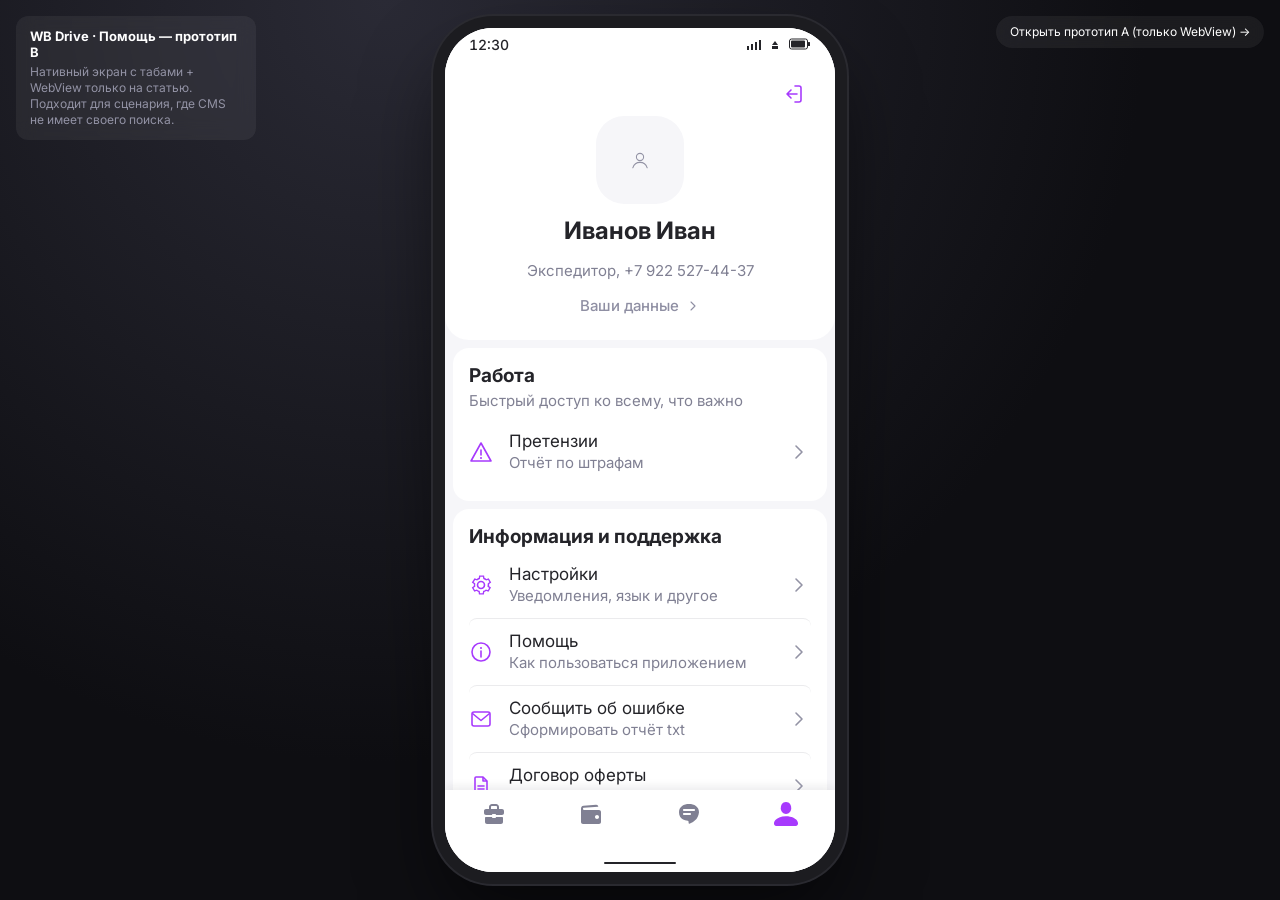
<file: index.html>
<!DOCTYPE html>
<html lang="ru">
<head>
    <meta charset="UTF-8" />
    <meta name="viewport" content="width=device-width, initial-scale=1.0, maximum-scale=1.0, user-scalable=no, viewport-fit=cover" />
    <meta name="theme-color" content="#f6f6f9" />
    <title>WB Drive — Помощь (прототип)</title>

    <link rel="preconnect" href="https://fonts.googleapis.com" />
    <link rel="preconnect" href="https://fonts.gstatic.com" crossorigin />
    <link href="https://fonts.googleapis.com/css2?family=Inter:wght@400;500;600;700&family=Roboto:wght@400&display=swap" rel="stylesheet" />

    <link rel="stylesheet" href="styles.css?v=8" />
</head>
<body>
    <!-- Подсказка для десктопа -->
    <aside class="desk-hint" aria-hidden="true">
        <div class="desk-hint__inner">
            <strong>WB Drive · Помощь — прототип B</strong>
            <span>Нативный экран с табами + WebView только на статью. Подходит для сценария, где CMS не имеет своего поиска.</span>
        </div>
    </aside>

    <a class="proto-switch" href="webview.html">Открыть прототип A (только WebView) →</a>

    <!-- Мобильный фрейм (видим на десктопе как макет, на мобилке — на весь экран) -->
    <div class="phone" id="phone">
        <div class="phone__screen" id="screen">
            <!-- Контент рендерится JS -->
        </div>
    </div>

    <!-- SVG sprite со всеми иконками -->
    <svg width="0" height="0" style="position:absolute" aria-hidden="true">
        <defs>
            <symbol id="i-chevron-right" viewBox="0 0 24 24">
                <path d="M9 6l6 6-6 6" fill="none" stroke="currentColor" stroke-width="1.6" stroke-linecap="round" stroke-linejoin="round"/>
            </symbol>
            <symbol id="i-chevron-left" viewBox="0 0 24 24">
                <path d="M15 6l-6 6 6 6" fill="none" stroke="currentColor" stroke-width="1.8" stroke-linecap="round" stroke-linejoin="round"/>
            </symbol>
            <symbol id="i-search" viewBox="0 0 24 24">
                <circle cx="11" cy="11" r="6.5" fill="none" stroke="currentColor" stroke-width="1.6"/>
                <path d="M16 16l4.5 4.5" fill="none" stroke="currentColor" stroke-width="1.6" stroke-linecap="round"/>
            </symbol>
            <symbol id="i-close" viewBox="0 0 24 24">
                <path d="M6 6l12 12M18 6L6 18" fill="none" stroke="currentColor" stroke-width="1.6" stroke-linecap="round"/>
            </symbol>
            <symbol id="i-info" viewBox="0 0 24 24">
                <circle cx="12" cy="12" r="9" fill="none" stroke="currentColor" stroke-width="1.6"/>
                <circle cx="12" cy="8" r="1" fill="currentColor"/>
                <path d="M12 11v6" fill="none" stroke="currentColor" stroke-width="1.6" stroke-linecap="round"/>
            </symbol>
            <symbol id="i-settings" viewBox="0 0 24 24">
                <path d="M12 8.5a3.5 3.5 0 100 7 3.5 3.5 0 000-7z" fill="none" stroke="currentColor" stroke-width="1.6"/>
                <path d="M19.5 12a7.5 7.5 0 00-.1-1.3l1.9-1.4-1.9-3.3-2.2.8a7.5 7.5 0 00-2.3-1.3l-.4-2.4h-3.8l-.4 2.4a7.5 7.5 0 00-2.3 1.3l-2.2-.8L3.7 9.3 5.6 10.7a7.5 7.5 0 00 0 2.6L3.7 14.7l1.9 3.3 2.2-.8a7.5 7.5 0 002.3 1.3l.4 2.4h3.8l.4-2.4a7.5 7.5 0 002.3-1.3l2.2.8 1.9-3.3-1.9-1.4c0-.4.1-.8.1-1.3z" fill="none" stroke="currentColor" stroke-width="1.4"/>
            </symbol>
            <symbol id="i-mail" viewBox="0 0 24 24">
                <rect x="3" y="5" width="18" height="14" rx="2" fill="none" stroke="currentColor" stroke-width="1.6"/>
                <path d="M3.5 6.5l8.5 7 8.5-7" fill="none" stroke="currentColor" stroke-width="1.6" stroke-linejoin="round"/>
            </symbol>
            <symbol id="i-file" viewBox="0 0 24 24">
                <path d="M7 3h7l4 4v13a1 1 0 01-1 1H7a1 1 0 01-1-1V4a1 1 0 011-1z" fill="none" stroke="currentColor" stroke-width="1.6" stroke-linejoin="round"/>
                <path d="M14 3v4h4" fill="none" stroke="currentColor" stroke-width="1.6" stroke-linejoin="round"/>
                <path d="M9 12h6M9 15h6M9 18h4" stroke="currentColor" stroke-width="1.6" stroke-linecap="round"/>
            </symbol>
            <symbol id="i-lock" viewBox="0 0 24 24">
                <rect x="5" y="11" width="14" height="10" rx="2" fill="none" stroke="currentColor" stroke-width="1.6"/>
                <path d="M8 11V8a4 4 0 018 0v3" fill="none" stroke="currentColor" stroke-width="1.6" stroke-linecap="round"/>
            </symbol>
            <symbol id="i-error" viewBox="0 0 24 24">
                <path d="M12 3l10 18H2L12 3z" fill="none" stroke="currentColor" stroke-width="1.6" stroke-linejoin="round"/>
                <path d="M12 10v5" stroke="currentColor" stroke-width="1.6" stroke-linecap="round"/>
                <circle cx="12" cy="18" r="1" fill="currentColor"/>
            </symbol>
            <symbol id="i-user" viewBox="0 0 40 40">
                <circle cx="20" cy="15" r="6" fill="none" stroke="currentColor" stroke-width="1.8"/>
                <path d="M8 33c2-6 7-9 12-9s10 3 12 9" fill="none" stroke="currentColor" stroke-width="1.8" stroke-linecap="round"/>
            </symbol>
            <symbol id="i-share" viewBox="0 0 24 24">
                <circle cx="6" cy="12" r="2.5" fill="none" stroke="currentColor" stroke-width="1.6"/>
                <circle cx="18" cy="6" r="2.5" fill="none" stroke="currentColor" stroke-width="1.6"/>
                <circle cx="18" cy="18" r="2.5" fill="none" stroke="currentColor" stroke-width="1.6"/>
                <path d="M8 11l8-4M8 13l8 4" stroke="currentColor" stroke-width="1.6"/>
            </symbol>
            <symbol id="i-logout" viewBox="0 0 24 24">
                <path d="M14 4h4a2 2 0 012 2v12a2 2 0 01-2 2h-4" fill="none" stroke="currentColor" stroke-width="1.6" stroke-linecap="round"/>
                <path d="M10 8l-4 4 4 4M6 12h10" fill="none" stroke="currentColor" stroke-width="1.6" stroke-linecap="round" stroke-linejoin="round"/>
            </symbol>
            <!-- Tabbar-иконки — фактический SVG из дизайн-системы WB (filled). -->
            <symbol id="i-briefcase" viewBox="0 0 24 24">
                <path fill="currentColor" fill-rule="evenodd" d="M10 15c0 .5523.4477 1 1 1h2c.5523 0 1-.4477 1-1h6c.5523 0 1 .4477 1 1v4c0 1.1046-.8954 2-2 2H5c-1.1046 0-2-.8954-2-2v-4c0-.5523.4477-1 1-1h6zm4-13c1.6568 0 3 1.3432 3 3v2h3c1.1046 0 2 .8954 2 2v2c0 1.1046-.8954 2-2 2h-6c0-.5523-.4477-1-1-1h-2c-.5523 0-1 .4477-1 1H4c-1.1046 0-2-.8954-2-2V9c0-1.1046.8954-2 2-2h3V5c0-1.6568 1.3432-3 3-3zm0 2h-4c-.5523 0-1 .4477-1 1v2h6V5c0-.5523-.4477-1-1-1z" clip-rule="evenodd"/>
            </symbol>
            <symbol id="i-wallet" viewBox="0 0 24 24">
                <path fill="currentColor" fill-rule="evenodd" d="M17.1094 2.8083c1.0595-.0952 2.0086.6559 2.1592 1.7089.0078.0547-.0329.1052-.0879.1094L4.8584 5.7341c-.6897.0874-.8584.4926-.8584.9902 0 .7044.571 1.2752 1.2754 1.2754H20c1.1045 0 1.9998.8956 2 2v10c0 1.1046-.8954 2-2 2H4c-1.1046 0-2-.8954-2-2V6.7243c0-1.4929.6067-2.7244 2.5762-2.9697zM18.0117 13c-1.12 0-2.0117.8917-2.0117 2.0114 0 1.12.8917 1.9883 2.0117 1.9883C19.1316 16.9995 20 16.1313 20 15.0114c0-1.1199-.8684-2.0116-1.9883-2.0117z" clip-rule="evenodd"/>
            </symbol>
            <symbol id="i-chat" viewBox="0 0 24 24">
                <path fill="currentColor" fill-rule="evenodd" d="M12 2c5.1276 0 9.9998 2.556 10 8.333-.6507 7.4835-6.6374 10.3936-9.2295 11.3096-.6014.2124-1.1875-.246-1.1875-.8838v-1.0479c-.0001-.5692-.4713-1.0322-1.0391-1.0742C8.0629 18.4532 2 17.2927 2 10.333 2.0002 4.556 6.8724 2 12 2zM7 11c-.5523 0-1 .4477-1 1s.4477 1 1 1h6c.5523 0 1-.4477 1-1s-.4477-1-1-1H7zm0-4c-.5523 0-1 .4477-1 1 0 .5523.4477 1 1 1h10c.5523 0 1-.4477 1-1 0-.5523-.4477-1-1-1H7z" clip-rule="evenodd"/>
            </symbol>
            <symbol id="i-profile-tab" viewBox="0 0 20 20">
                <path fill="currentColor" d="M14.3441 5.2632C14.3441 2.6565 13.2581 0 9.9999 0C6.7418 0 5.6557 2.6079 5.6557 5.2632C5.6557 7.9184 7.5808 10 9.9999 10C12.4191 10 14.3441 7.8698 14.3441 5.2632Z"/>
                <path fill="currentColor" d="M20 18.1818C20 19.186 19.186 20 18.1818 20H1.8182C0.814 20 0 19.186 0 18.1818V17.7234C0.0655 16.7769 0.5023 15.7455 1.1711 15.0592C2.5785 13.6149 5.5463 11.8182 10 11.8182C14.8804 11.8182 17.7497 13.7285 19.0092 15.1614C19.5612 15.7895 19.9427 16.8966 20 17.7234V18.1818Z"/>
            </symbol>

            <!-- Иконки категорий -->
            <symbol id="cat-route" viewBox="0 0 24 24">
                <path d="M6 4a3 3 0 100 6 3 3 0 000-6zm0 0v8M6 12c0 4 12 4 12 8" fill="none" stroke="currentColor" stroke-width="1.6" stroke-linecap="round"/>
                <path d="M18 14a3 3 0 100 6 3 3 0 000-6z" fill="none" stroke="currentColor" stroke-width="1.6"/>
            </symbol>
            <symbol id="cat-payment" viewBox="0 0 24 24">
                <rect x="3" y="6" width="18" height="13" rx="2" fill="none" stroke="currentColor" stroke-width="1.6"/>
                <path d="M3 10h18" stroke="currentColor" stroke-width="1.6"/>
                <path d="M7 15h4" stroke="currentColor" stroke-width="1.6" stroke-linecap="round"/>
            </symbol>
            <symbol id="cat-document" viewBox="0 0 24 24">
                <path d="M7 3h7l4 4v13a1 1 0 01-1 1H7a1 1 0 01-1-1V4a1 1 0 011-1z" fill="none" stroke="currentColor" stroke-width="1.6" stroke-linejoin="round"/>
                <path d="M14 3v4h4M9 12h6M9 15h6" stroke="currentColor" stroke-width="1.6" stroke-linecap="round"/>
            </symbol>
            <symbol id="cat-return" viewBox="0 0 24 24">
                <path d="M3 12a9 9 0 1 0 3-6.7" fill="none" stroke="currentColor" stroke-width="1.6" stroke-linecap="round"/>
                <path d="M3 4v5h5" fill="none" stroke="currentColor" stroke-width="1.6" stroke-linecap="round" stroke-linejoin="round"/>
            </symbol>
            <symbol id="cat-account" viewBox="0 0 24 24">
                <circle cx="12" cy="9" r="4" fill="none" stroke="currentColor" stroke-width="1.6"/>
                <path d="M5 20c1.6-4 4.6-5.5 7-5.5s5.4 1.5 7 5.5" stroke="currentColor" stroke-width="1.6" stroke-linecap="round" fill="none"/>
            </symbol>
            <symbol id="cat-support" viewBox="0 0 24 24">
                <path d="M4 12a8 8 0 0116 0v3a3 3 0 01-3 3h-1v-7h4" fill="none" stroke="currentColor" stroke-width="1.6" stroke-linecap="round" stroke-linejoin="round"/>
                <path d="M4 15v-3h4v7H7a3 3 0 01-3-3z" fill="none" stroke="currentColor" stroke-width="1.6" stroke-linejoin="round"/>
            </symbol>

            <!-- Иконка для featured-карточки -->
            <symbol id="i-rocket" viewBox="0 0 24 24">
                <path d="M14 4c4 0 6 2 6 6 0 6-7 11-7 11s-3-1.5-5-3.5S4.5 11 4.5 11s5-7 9.5-7z" fill="none" stroke="currentColor" stroke-width="1.6" stroke-linejoin="round"/>
                <circle cx="14.5" cy="9.5" r="1.7" fill="none" stroke="currentColor" stroke-width="1.6"/>
                <path d="M8 16c-1.5.5-2.5 2-3 4 2-.5 3.5-1.5 4-3" fill="none" stroke="currentColor" stroke-width="1.6" stroke-linejoin="round"/>
            </symbol>

            <symbol id="i-fire" viewBox="0 0 24 24">
                <path d="M12 3s5 4 5 9a5 5 0 11-10 0c0-2 1-3 1-3s1 2 3 2c0-3-1-4 1-8z" fill="none" stroke="currentColor" stroke-width="1.6" stroke-linejoin="round"/>
            </symbol>

            <symbol id="i-headset" viewBox="0 0 24 24">
                <path d="M4 13a8 8 0 0116 0" fill="none" stroke="currentColor" stroke-width="1.6" stroke-linecap="round"/>
                <rect x="3" y="13" width="4" height="7" rx="1" fill="none" stroke="currentColor" stroke-width="1.6"/>
                <rect x="17" y="13" width="4" height="7" rx="1" fill="none" stroke="currentColor" stroke-width="1.6"/>
                <path d="M21 19v1a3 3 0 01-3 3h-3" fill="none" stroke="currentColor" stroke-width="1.6" stroke-linecap="round"/>
            </symbol>
        </defs>
    </svg>

    <script src="data.js?v=8"></script>
    <script src="app.js?v=8"></script>
</body>
</html>
</file>
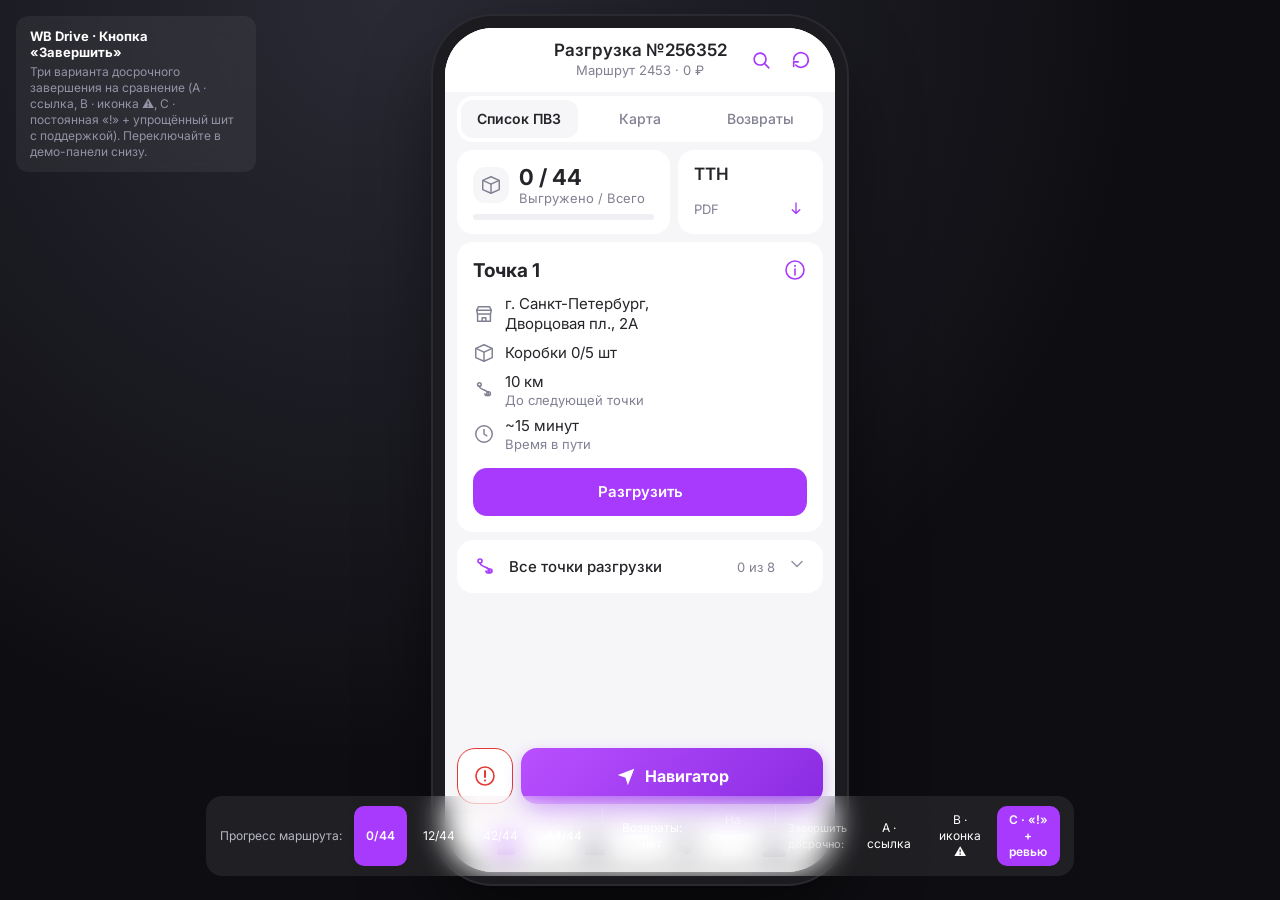
<file: finish-route.html>
<!DOCTYPE html>
<html lang="ru">
<head>
    <meta charset="UTF-8" />
    <meta name="viewport" content="width=device-width, initial-scale=1.0, maximum-scale=1.0, user-scalable=no, viewport-fit=cover" />
    <meta name="theme-color" content="#f6f6f9" />
    <title>WB Drive — кнопка «Завершить» (прототип)</title>

    <link rel="preconnect" href="https://fonts.googleapis.com" />
    <link rel="preconnect" href="https://fonts.gstatic.com" crossorigin />
    <link href="https://fonts.googleapis.com/css2?family=Inter:wght@400;500;600;700&family=Roboto:wght@400&display=swap" rel="stylesheet" />

    <link rel="stylesheet" href="styles.css?v=8" />
    <link rel="stylesheet" href="finish-route.css?v=10" />
</head>
<body>
    <!-- Подсказка для десктопа -->
    <aside class="desk-hint" aria-hidden="true">
        <div class="desk-hint__inner">
            <strong>WB Drive · Кнопка «Завершить»</strong>
            <span>Три варианта досрочного завершения на сравнение (A · ссылка, B · иконка ⚠, C · постоянная «!» + упрощённый шит с поддержкой). Переключайте в демо-панели снизу.</span>
        </div>
    </aside>

    <!-- Переключатель состояний прогресса (виден только на десктопе) -->
    <div class="state-switcher" id="stateSwitcher" aria-label="Демо-состояния">
        <span class="state-switcher__label">Прогресс маршрута:</span>
        <div class="state-switcher__buttons" id="stateButtons"></div>
    </div>

    <!-- Мобильный фрейм -->
    <div class="phone" id="phone">
        <div class="phone__screen" id="screen">
            <!-- Контент рендерится JS -->
        </div>
    </div>

    <!-- SVG sprite -->
    <svg width="0" height="0" style="position:absolute" aria-hidden="true">
        <defs>
            <!-- Базовые -->
            <symbol id="i-search" viewBox="0 0 24 24">
                <circle cx="11" cy="11" r="6.5" fill="none" stroke="currentColor" stroke-width="1.8"/>
                <path d="M16 16l4.5 4.5" fill="none" stroke="currentColor" stroke-width="1.8" stroke-linecap="round"/>
            </symbol>
            <symbol id="i-refresh" viewBox="0 0 24 24">
                <path d="M4 12a8 8 0 1 1 2.34 5.66" fill="none" stroke="currentColor" stroke-width="1.8" stroke-linecap="round"/>
                <path d="M4 19v-5h5" fill="none" stroke="currentColor" stroke-width="1.8" stroke-linecap="round" stroke-linejoin="round"/>
            </symbol>
            <symbol id="i-close" viewBox="0 0 24 24">
                <path d="M6 6l12 12M18 6L6 18" fill="none" stroke="currentColor" stroke-width="1.8" stroke-linecap="round"/>
            </symbol>
            <symbol id="i-chevron-down" viewBox="0 0 24 24">
                <path d="M6 9l6 6 6-6" fill="none" stroke="currentColor" stroke-width="1.8" stroke-linecap="round" stroke-linejoin="round"/>
            </symbol>
            <symbol id="i-chevron-right" viewBox="0 0 24 24">
                <path d="M9 6l6 6-6 6" fill="none" stroke="currentColor" stroke-width="1.8" stroke-linecap="round" stroke-linejoin="round"/>
            </symbol>
            <symbol id="i-info" viewBox="0 0 24 24">
                <circle cx="12" cy="12" r="9" fill="none" stroke="currentColor" stroke-width="1.6"/>
                <circle cx="12" cy="8" r="1" fill="currentColor"/>
                <path d="M12 11v6" fill="none" stroke="currentColor" stroke-width="1.6" stroke-linecap="round"/>
            </symbol>
            <symbol id="i-arrow-down" viewBox="0 0 24 24">
                <path d="M12 4v14m0 0l-5-5m5 5l5-5" fill="none" stroke="currentColor" stroke-width="1.8" stroke-linecap="round" stroke-linejoin="round"/>
            </symbol>

            <!-- Иконки точки -->
            <symbol id="i-shop" viewBox="0 0 24 24">
                <path d="M4 8h16l-1 4H5L4 8z" fill="none" stroke="currentColor" stroke-width="1.6" stroke-linejoin="round"/>
                <path d="M5 12v8h14v-8" fill="none" stroke="currentColor" stroke-width="1.6" stroke-linejoin="round"/>
                <path d="M4 8l2-4h12l2 4" fill="none" stroke="currentColor" stroke-width="1.6" stroke-linejoin="round"/>
                <path d="M10 20v-4h4v4" fill="none" stroke="currentColor" stroke-width="1.6" stroke-linejoin="round"/>
            </symbol>
            <symbol id="i-warehouse" viewBox="0 0 24 24">
                <path d="M3 10l9-5 9 5v9a1 1 0 01-1 1H4a1 1 0 01-1-1v-9z" fill="none" stroke="currentColor" stroke-width="1.6" stroke-linejoin="round"/>
                <rect x="8" y="13" width="8" height="7" fill="none" stroke="currentColor" stroke-width="1.6"/>
                <path d="M8 17h8" stroke="currentColor" stroke-width="1.6"/>
                <text x="12" y="9" font-family="Inter" font-size="3.5" font-weight="700" text-anchor="middle" fill="currentColor">WB</text>
            </symbol>
            <symbol id="i-box" viewBox="0 0 24 24">
                <path d="M3 7l9-4 9 4-9 4-9-4z" fill="none" stroke="currentColor" stroke-width="1.6" stroke-linejoin="round"/>
                <path d="M3 7v10l9 4 9-4V7" fill="none" stroke="currentColor" stroke-width="1.6" stroke-linejoin="round"/>
                <path d="M12 11v10" fill="none" stroke="currentColor" stroke-width="1.6"/>
            </symbol>
            <symbol id="i-route" viewBox="0 0 24 24">
                <path d="M7 4a2 2 0 110 4 2 2 0 010-4z" fill="none" stroke="currentColor" stroke-width="1.6"/>
                <path d="M7 8c0 4 10 4 10 8a2 2 0 11-4 0" fill="none" stroke="currentColor" stroke-width="1.6" stroke-linecap="round"/>
                <path d="M17 18a2 2 0 110-4 2 2 0 010 4z" fill="none" stroke="currentColor" stroke-width="1.6"/>
            </symbol>
            <symbol id="i-clock" viewBox="0 0 24 24">
                <circle cx="12" cy="12" r="9" fill="none" stroke="currentColor" stroke-width="1.6"/>
                <path d="M12 7v5l3 2" fill="none" stroke="currentColor" stroke-width="1.6" stroke-linecap="round" stroke-linejoin="round"/>
            </symbol>
            <symbol id="i-file" viewBox="0 0 24 24">
                <path d="M7 3h7l4 4v13a1 1 0 01-1 1H7a1 1 0 01-1-1V4a1 1 0 011-1z" fill="none" stroke="currentColor" stroke-width="1.6" stroke-linejoin="round"/>
                <path d="M14 3v4h4" fill="none" stroke="currentColor" stroke-width="1.6" stroke-linejoin="round"/>
                <path d="M9 13h6M9 16h4" stroke="currentColor" stroke-width="1.6" stroke-linecap="round"/>
            </symbol>

            <!-- Статусы точек -->
            <symbol id="i-check" viewBox="0 0 24 24">
                <path d="M5 12l4.5 4.5L19 7" fill="none" stroke="currentColor" stroke-width="2.2" stroke-linecap="round" stroke-linejoin="round"/>
            </symbol>
            <symbol id="i-dot" viewBox="0 0 24 24">
                <circle cx="12" cy="12" r="4" fill="currentColor"/>
            </symbol>

            <!-- Тревога / навигация -->
            <symbol id="i-warning" viewBox="0 0 24 24">
                <circle cx="12" cy="12" r="9" fill="none" stroke="currentColor" stroke-width="1.6"/>
                <path d="M12 7v6" stroke="currentColor" stroke-width="2" stroke-linecap="round"/>
                <circle cx="12" cy="16.5" r="1.1" fill="currentColor"/>
            </symbol>
            <symbol id="i-navigator" viewBox="0 0 24 24">
                <path d="M3 11l18-7-7 18-2.5-8L3 11z" fill="currentColor"/>
            </symbol>
            <symbol id="i-phone" viewBox="0 0 24 24">
                <path d="M5 4h3l2 5-2.5 1.5a11 11 0 005 5L14 13l5 2v3a2 2 0 01-2 2A14 14 0 013 6a2 2 0 012-2z" fill="currentColor"/>
            </symbol>
            <symbol id="i-back" viewBox="0 0 24 24">
                <path d="M15 6l-6 6 6 6" fill="none" stroke="currentColor" stroke-width="1.8" stroke-linecap="round" stroke-linejoin="round"/>
            </symbol>
            <symbol id="i-arrow-right" viewBox="0 0 24 24">
                <path d="M5 12h14m0 0l-6-6m6 6l-6 6" fill="none" stroke="currentColor" stroke-width="2" stroke-linecap="round" stroke-linejoin="round"/>
            </symbol>
            <symbol id="i-confetti" viewBox="0 0 24 24">
                <path d="M5 19l4-12 8 6-12 6z" fill="none" stroke="currentColor" stroke-width="1.6" stroke-linejoin="round"/>
                <path d="M16 4l1 2M19 7l2 1M18 11l2-1" stroke="currentColor" stroke-width="1.6" stroke-linecap="round"/>
            </symbol>

            <!-- Иконки тапбара (из основного прототипа) -->
            <symbol id="i-briefcase" viewBox="0 0 24 24">
                <path fill="currentColor" fill-rule="evenodd" d="M10 15c0 .5523.4477 1 1 1h2c.5523 0 1-.4477 1-1h6c.5523 0 1 .4477 1 1v4c0 1.1046-.8954 2-2 2H5c-1.1046 0-2-.8954-2-2v-4c0-.5523.4477-1 1-1h6zm4-13c1.6568 0 3 1.3432 3 3v2h3c1.1046 0 2 .8954 2 2v2c0 1.1046-.8954 2-2 2h-6c0-.5523-.4477-1-1-1h-2c-.5523 0-1 .4477-1 1H4c-1.1046 0-2-.8954-2-2V9c0-1.1046.8954-2 2-2h3V5c0-1.6568 1.3432-3 3-3zm0 2h-4c-.5523 0-1 .4477-1 1v2h6V5c0-.5523-.4477-1-1-1z" clip-rule="evenodd"/>
            </symbol>
            <symbol id="i-wallet" viewBox="0 0 24 24">
                <path fill="currentColor" fill-rule="evenodd" d="M17.1094 2.8083c1.0595-.0952 2.0086.6559 2.1592 1.7089.0078.0547-.0329.1052-.0879.1094L4.8584 5.7341c-.6897.0874-.8584.4926-.8584.9902 0 .7044.571 1.2752 1.2754 1.2754H20c1.1045 0 1.9998.8956 2 2v10c0 1.1046-.8954 2-2 2H4c-1.1046 0-2-.8954-2-2V6.7243c0-1.4929.6067-2.7244 2.5762-2.9697zM18.0117 13c-1.12 0-2.0117.8917-2.0117 2.0114 0 1.12.8917 1.9883 2.0117 1.9883C19.1316 16.9995 20 16.1313 20 15.0114c0-1.1199-.8684-2.0116-1.9883-2.0117z" clip-rule="evenodd"/>
            </symbol>
            <symbol id="i-chat" viewBox="0 0 24 24">
                <path fill="currentColor" fill-rule="evenodd" d="M12 2c5.1276 0 9.9998 2.556 10 8.333-.6507 7.4835-6.6374 10.3936-9.2295 11.3096-.6014.2124-1.1875-.246-1.1875-.8838v-1.0479c-.0001-.5692-.4713-1.0322-1.0391-1.0742C8.0629 18.4532 2 17.2927 2 10.333 2.0002 4.556 6.8724 2 12 2zM7 11c-.5523 0-1 .4477-1 1s.4477 1 1 1h6c.5523 0 1-.4477 1-1s-.4477-1-1-1H7zm0-4c-.5523 0-1 .4477-1 1 0 .5523.4477 1 1 1h10c.5523 0 1-.4477 1-1 0-.5523-.4477-1-1-1H7z" clip-rule="evenodd"/>
            </symbol>
            <symbol id="i-profile-tab" viewBox="0 0 20 20">
                <path fill="currentColor" d="M14.3441 5.2632C14.3441 2.6565 13.2581 0 9.9999 0C6.7418 0 5.6557 2.6079 5.6557 5.2632C5.6557 7.9184 7.5808 10 9.9999 10C12.4191 10 14.3441 7.8698 14.3441 5.2632Z"/>
                <path fill="currentColor" d="M20 18.1818C20 19.186 19.186 20 18.1818 20H1.8182C0.814 20 0 19.186 0 18.1818V17.7234C0.0655 16.7769 0.5023 15.7455 1.1711 15.0592C2.5785 13.6149 5.5463 11.8182 10 11.8182C14.8804 11.8182 17.7497 13.7285 19.0092 15.1614C19.5612 15.7895 19.9427 16.8966 20 17.7234V18.1818Z"/>
            </symbol>
        </defs>
    </svg>

    <script src="finish-route.js?v=10"></script>
</body>
</html>
</file>
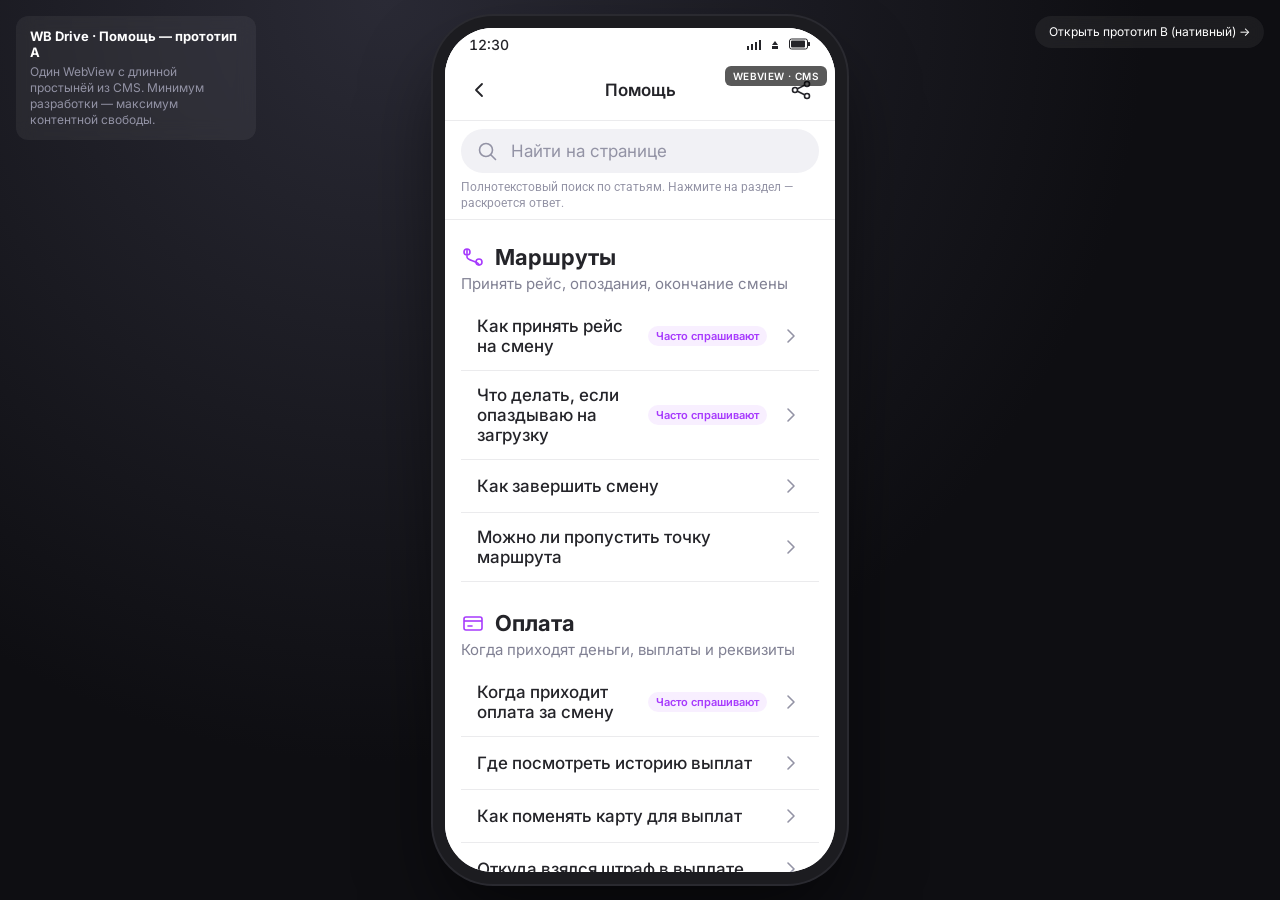
<file: webview.html>
<!DOCTYPE html>
<html lang="ru">
<head>
    <meta charset="UTF-8" />
    <meta name="viewport" content="width=device-width, initial-scale=1.0, maximum-scale=1.0, user-scalable=no, viewport-fit=cover" />
    <meta name="theme-color" content="#ffffff" />
    <title>WB Drive — Помощь · Прототип A (WebView)</title>

    <link rel="preconnect" href="https://fonts.googleapis.com" />
    <link rel="preconnect" href="https://fonts.gstatic.com" crossorigin />
    <link href="https://fonts.googleapis.com/css2?family=Inter:wght@400;500;600;700&family=Roboto:wght@400&display=swap" rel="stylesheet" />

    <link rel="stylesheet" href="styles.css?v=8" />
    <style>
        /* ====================================================
           Webview-only стили: простыня контента из CMS
           ==================================================== */

        .webview-page {
            background: var(--mo-bg-level-1-base);
        }

        /* Поиск-фильтр поверх простыни. Sticky под навбаром. */
        .wv-search {
            position: sticky;
            top: 0;
            z-index: 10;
            background: var(--mo-bg-level-1-base);
            padding: 8px 16px;
            border-bottom: 1px solid var(--mo-separator-default);
        }
        .wv-search__field {
            display: flex;
            align-items: center;
            gap: 10px;
            height: 44px;
            padding: 0 14px;
            background: var(--mo-controls-secondary-default);
            border-radius: var(--mo-CRpill);
        }
        .wv-search__field svg {
            color: var(--mo-text-icon-tertiary);
            width: 20px;
            height: 20px;
        }
        .wv-search__field input {
            flex: 1;
            border: none;
            outline: none;
            background: transparent;
            font-size: var(--font-size-action);
            line-height: var(--font-line-action);
            color: var(--mo-text-icon-primary);
            font-family: var(--font-family);
            min-width: 0;
        }
        .wv-search__field input::placeholder {
            color: var(--mo-text-icon-tertiary);
        }
        .wv-search__hint {
            font-size: 12px;
            line-height: 16px;
            color: var(--mo-text-icon-tertiary);
            margin: 6px 0 0;
            font-family: 'Roboto', sans-serif;
        }
        .wv-search__hint b {
            color: var(--mo-accent-purple);
            font-weight: 600;
        }

        /* Заголовки разделов простыни */
        .wv-section {
            padding: 24px 16px 4px;
        }
        .wv-section__title {
            font-size: 22px;
            line-height: 26px;
            font-weight: 700;
            margin: 0 0 4px;
            color: var(--mo-text-icon-primary);
            display: flex;
            align-items: center;
            gap: 10px;
        }
        .wv-section__title svg {
            color: var(--mo-accent-purple);
            width: 24px;
            height: 24px;
        }
        .wv-section__lead {
            font-size: var(--font-size-body);
            line-height: var(--font-line-body);
            color: var(--mo-text-icon-secondary);
            margin: 0 0 8px;
        }

        /* Аккордеон-статья (это нативный <details>, удобный
           компонент CMS-редактора). */
        .wv-acc {
            border-bottom: 1px solid var(--mo-separator-default);
        }
        .wv-acc[open] {
            background: rgba(167, 58, 253, 0.025);
        }
        .wv-acc__summary {
            list-style: none;
            cursor: pointer;
            padding: 14px 16px 14px 0;
            margin-left: 16px;
            display: flex;
            align-items: center;
            gap: 12px;
            position: relative;
            font-size: var(--font-size-action);
            line-height: var(--font-line-action);
            color: var(--mo-text-icon-primary);
        }
        .wv-acc__summary::-webkit-details-marker {
            display: none;
        }
        .wv-acc__summary::marker {
            content: '';
        }
        .wv-acc__chevron {
            margin-left: auto;
            color: var(--mo-text-icon-tertiary);
            flex-shrink: 0;
            transition: transform 0.18s ease;
            width: 20px;
            height: 20px;
        }
        .wv-acc[open] .wv-acc__chevron {
            transform: rotate(90deg);
            color: var(--mo-accent-purple);
        }
        .wv-acc__title {
            flex: 1;
            min-width: 0;
            font-weight: 500;
        }
        .wv-acc__pop {
            font-size: 11px;
            line-height: 14px;
            color: var(--mo-accent-purple);
            background: rgba(167, 58, 253, 0.08);
            padding: 3px 8px;
            border-radius: 999px;
            font-weight: 600;
            white-space: nowrap;
        }
        .wv-acc__body {
            padding: 0 16px 20px;
        }
        .wv-acc__body h1,
        .wv-acc__body h2 {
            display: none; /* первый h1 у нас уже в summary */
        }
        .wv-acc__body p {
            font-size: var(--font-size-action);
            line-height: 24px;
            margin: 0 0 12px;
        }
        .wv-acc__body ul,
        .wv-acc__body ol {
            padding-left: 22px;
            margin: 0 0 12px;
        }
        .wv-acc__body li {
            list-style: revert;
            margin-bottom: 8px;
            font-size: var(--font-size-action);
            line-height: 24px;
        }
        .wv-acc__body strong {
            font-weight: 600;
        }
        .wv-acc__body a {
            color: var(--mo-accent-purple);
            text-decoration: underline;
            text-underline-offset: 2px;
        }
        .wv-acc__body .callout {
            margin: 12px 0;
        }

        /* Image placeholder — типовой ассет, который кладёт CMS-редактор. */
        .wv-img {
            width: 100%;
            aspect-ratio: 16 / 9;
            background:
                linear-gradient(135deg, #efeff4 25%, transparent 25%, transparent 50%, #efeff4 50%, #efeff4 75%, transparent 75%, transparent) 0 0/16px 16px,
                #f6f6f9;
            border-radius: 12px;
            display: flex;
            align-items: center;
            justify-content: center;
            color: var(--mo-text-icon-tertiary);
            font-size: 12px;
            margin: 8px 0 12px;
            border: 1px solid var(--mo-separator-default);
        }
        .wv-img__inner {
            display: flex;
            flex-direction: column;
            align-items: center;
            gap: 6px;
        }
        .wv-img__inner svg {
            width: 28px;
            height: 28px;
            color: var(--mo-text-icon-tertiary);
        }

        .wv-related {
            background: var(--mo-bg-level-2);
            border-radius: 12px;
            padding: 12px 14px;
            margin: 12px 0;
            font-size: 13px;
            line-height: 18px;
        }
        .wv-related__label {
            font-weight: 600;
            color: var(--mo-text-icon-secondary);
            margin-bottom: 4px;
            text-transform: uppercase;
            font-size: 11px;
            letter-spacing: 0.4px;
        }

        /* Empty state когда ничего не найдено */
        .wv-empty {
            display: none;
            padding: 48px 24px;
            text-align: center;
        }
        .wv-empty.is-visible {
            display: block;
        }

        .wv-acc.is-hidden {
            display: none;
        }
        .wv-section.is-hidden {
            display: none;
        }

        mark.match {
            background: rgba(167, 58, 253, 0.18);
            color: var(--mo-accent-purple);
            padding: 0 2px;
            border-radius: 3px;
        }

        /* Footer-CTA в конце простыни */
        .wv-footer-cta {
            margin: 24px 16px;
            padding: 20px;
            background: var(--mo-bg-level-2);
            border-radius: 16px;
            text-align: center;
        }
        .wv-footer-cta h3 {
            font-size: var(--font-size-action);
            line-height: var(--font-line-action);
            font-weight: 600;
            margin: 0 0 4px;
        }
        .wv-footer-cta p {
            font-size: var(--font-size-body);
            line-height: var(--font-line-body);
            color: var(--mo-text-icon-secondary);
            margin: 0 0 12px;
        }
        .wv-footer-cta button {
            background: var(--mo-accent-purple);
            color: #fff;
            font-weight: 600;
            padding: 10px 20px;
            border-radius: var(--mo-CRpill);
            font-size: var(--font-size-action);
            line-height: var(--font-line-action);
            font-family: var(--font-family);
        }

    </style>
</head>
<body>
    <aside class="desk-hint" aria-hidden="true">
        <div class="desk-hint__inner">
            <strong>WB Drive · Помощь — прототип A</strong>
            <span>Один WebView с длинной простынёй из CMS. Минимум разработки — максимум контентной свободы.</span>
        </div>
    </aside>

    <a class="proto-switch" href="index.html">Открыть прототип B (нативный) →</a>

    <div class="phone">
        <div class="phone__screen">
            <div class="page webview-page">
                <!-- Status bar -->
                <div class="statusbar">
                    <span class="statusbar__time">12:30</span>
                    <span class="statusbar__icons" aria-hidden="true">
                        <svg width="16" height="12" viewBox="0 0 16 12"><path d="M2 8h2v4H2zm4-2h2v6H6zm4-2h2v8h-2zm4-2h2v10h-2z" fill="currentColor"/></svg>
                        <svg width="16" height="12" viewBox="0 0 16 12"><path d="M8 3l-3 4h6L8 3zm-3 5h6v3H5z" fill="currentColor"/></svg>
                        <svg width="22" height="12" viewBox="0 0 22 12"><rect x="0.5" y="1" width="18" height="10" rx="2" fill="none" stroke="currentColor" stroke-width="1"/><rect x="2" y="2.5" width="14" height="7" rx="1" fill="currentColor"/><rect x="19" y="4" width="2" height="4" rx="0.5" fill="currentColor"/></svg>
                    </span>
                </div>

                <!-- Навбар (плоский, как у WebView в нативном приложении) -->
                <div style="position:relative;flex-shrink:0">
                    <div class="navbar navbar--flat">
                        <a class="navbar__btn" href="index.html" aria-label="Назад">
                            <svg width="24" height="24"><use href="#i-chevron-left"></use></svg>
                        </a>
                        <h1 class="navbar__title">Помощь</h1>
                        <button class="navbar__btn" aria-label="Поделиться">
                            <svg width="24" height="24"><use href="#i-share"></use></svg>
                        </button>
                    </div>
                    <div class="webview-badge">webview · cms</div>
                </div>

                <!-- Прокручиваемая простыня контента -->
                <div class="page__scroll" id="scroll">
                    <!-- Поиск-фильтр (опционально) -->
                    <div class="wv-search">
                        <label class="wv-search__field">
                            <svg><use href="#i-search"></use></svg>
                            <input
                                id="wv-input"
                                type="search"
                                placeholder="Найти на странице"
                                autocomplete="off"
                                inputmode="search"
                            />
                        </label>
                        <p class="wv-search__hint" id="wv-hint">Полнотекстовый поиск по статьям. Нажмите на раздел — раскроется ответ.</p>
                    </div>

                    <div id="wv-content"><!-- Лента генерится JS --></div>

                    <div class="wv-empty" id="wv-empty">
                        <h2 class="empty__title">Ничего не нашлось</h2>
                        <p class="empty__desc">Попробуйте другой запрос или напишите в поддержку.</p>
                    </div>

                    <div class="wv-footer-cta">
                        <h3>Не нашли ответ на свой вопрос?</h3>
                        <p>Поддержка отвечает за 5 минут, 24/7.</p>
                        <button id="wv-support">Написать в поддержку</button>
                    </div>
                </div>
            </div>
        </div>
    </div>

    <!-- SVG-спрайт переиспользуем из основного index — копируем нужные symbol'ы -->
    <svg width="0" height="0" style="position:absolute" aria-hidden="true">
        <defs>
            <symbol id="i-chevron-right" viewBox="0 0 24 24">
                <path d="M9 6l6 6-6 6" fill="none" stroke="currentColor" stroke-width="1.6" stroke-linecap="round" stroke-linejoin="round"/>
            </symbol>
            <symbol id="i-chevron-left" viewBox="0 0 24 24">
                <path d="M15 6l-6 6 6 6" fill="none" stroke="currentColor" stroke-width="1.8" stroke-linecap="round" stroke-linejoin="round"/>
            </symbol>
            <symbol id="i-search" viewBox="0 0 24 24">
                <circle cx="11" cy="11" r="6.5" fill="none" stroke="currentColor" stroke-width="1.6"/>
                <path d="M16 16l4.5 4.5" fill="none" stroke="currentColor" stroke-width="1.6" stroke-linecap="round"/>
            </symbol>
            <symbol id="i-share" viewBox="0 0 24 24">
                <circle cx="6" cy="12" r="2.5" fill="none" stroke="currentColor" stroke-width="1.6"/>
                <circle cx="18" cy="6" r="2.5" fill="none" stroke="currentColor" stroke-width="1.6"/>
                <circle cx="18" cy="18" r="2.5" fill="none" stroke="currentColor" stroke-width="1.6"/>
                <path d="M8 11l8-4M8 13l8 4" stroke="currentColor" stroke-width="1.6"/>
            </symbol>
            <symbol id="i-image" viewBox="0 0 24 24">
                <rect x="3" y="4" width="18" height="16" rx="2" fill="none" stroke="currentColor" stroke-width="1.6"/>
                <circle cx="9" cy="10" r="2" fill="none" stroke="currentColor" stroke-width="1.6"/>
                <path d="M3 18l5-5 5 5 3-3 5 5" fill="none" stroke="currentColor" stroke-width="1.6" stroke-linejoin="round"/>
            </symbol>
            <!-- Категории -->
            <symbol id="cat-route" viewBox="0 0 24 24">
                <path d="M6 4a3 3 0 100 6 3 3 0 000-6zm0 0v8M6 12c0 4 12 4 12 8" fill="none" stroke="currentColor" stroke-width="1.6" stroke-linecap="round"/>
                <path d="M18 14a3 3 0 100 6 3 3 0 000-6z" fill="none" stroke="currentColor" stroke-width="1.6"/>
            </symbol>
            <symbol id="cat-payment" viewBox="0 0 24 24">
                <rect x="3" y="6" width="18" height="13" rx="2" fill="none" stroke="currentColor" stroke-width="1.6"/>
                <path d="M3 10h18" stroke="currentColor" stroke-width="1.6"/>
                <path d="M7 15h4" stroke="currentColor" stroke-width="1.6" stroke-linecap="round"/>
            </symbol>
            <symbol id="cat-document" viewBox="0 0 24 24">
                <path d="M7 3h7l4 4v13a1 1 0 01-1 1H7a1 1 0 01-1-1V4a1 1 0 011-1z" fill="none" stroke="currentColor" stroke-width="1.6" stroke-linejoin="round"/>
                <path d="M14 3v4h4M9 12h6M9 15h6" stroke="currentColor" stroke-width="1.6" stroke-linecap="round"/>
            </symbol>
            <symbol id="cat-return" viewBox="0 0 24 24">
                <path d="M3 12a9 9 0 1 0 3-6.7" fill="none" stroke="currentColor" stroke-width="1.6" stroke-linecap="round"/>
                <path d="M3 4v5h5" fill="none" stroke="currentColor" stroke-width="1.6" stroke-linecap="round" stroke-linejoin="round"/>
            </symbol>
            <symbol id="cat-account" viewBox="0 0 24 24">
                <circle cx="12" cy="9" r="4" fill="none" stroke="currentColor" stroke-width="1.6"/>
                <path d="M5 20c1.6-4 4.6-5.5 7-5.5s5.4 1.5 7 5.5" stroke="currentColor" stroke-width="1.6" stroke-linecap="round" fill="none"/>
            </symbol>
            <symbol id="cat-support" viewBox="0 0 24 24">
                <path d="M4 12a8 8 0 0116 0v3a3 3 0 01-3 3h-1v-7h4" fill="none" stroke="currentColor" stroke-width="1.6" stroke-linecap="round" stroke-linejoin="round"/>
                <path d="M4 15v-3h4v7H7a3 3 0 01-3-3z" fill="none" stroke="currentColor" stroke-width="1.6" stroke-linejoin="round"/>
            </symbol>
        </defs>
    </svg>

    <script src="data.js?v=8"></script>
    <script src="webview.js?v=8"></script>
</body>
</html>
</file>
<file: styles.css>
/* ============================================================
   WB Drive · Help (prototype)
   Дизайн-токены взяты 1:1 из Figma:
     - --mo-bg-level--1, --mo-bg-level-1-base, --mo-bg-level-2
     - --mo-text-icon-primary, --mo-text-icon-secondary
     - --mo-separator-default
     - радиусы CRx4 (16), CRx6 (24), CRx7 (28)
     - spacing SPx0.5..SPx4 (2..16)
     - typography: action 17/20, body 15/20, title2 19/23, title1 24/29
   ============================================================ */

:root {
    /* — Colors — */
    --mo-bg-level--1: #f6f6f9;
    --mo-bg-level-1-base: #ffffff;
    --mo-bg-level-2: #f6f6f9;
    --mo-bg-level-3: #efeff4;
    --mo-text-icon-primary: #242429;
    --mo-text-icon-secondary: #808093;
    --mo-text-icon-tertiary: #9393a5;
    --mo-controls-secondary-default: #f1f1f5;
    --mo-controls-text-icon-secondary-default: #8f8fa3;
    --mo-separator-default: rgba(119, 119, 136, 0.15);
    --mo-accent-purple: #a73afd; /* WB-фиолетовый из дизайн-системы (DS UI-kit) */
    --mo-accent-purple-soft: rgba(167, 58, 253, 0.08);
    --mo-tabbar-inactive: #808093; /* Цвет неактивных иконок таббара из Figma */

    /* Chips-табы из дизайн-системы (--chips/bg|text/defaulton|defaultoff) */
    --chips-bg-on: #f2e6fe;
    --chips-text-on: #a73afd;
    --chips-bg-off: #f3f3f7;
    --chips-text-off: #242429;
    --mo-warning-bg: #fff4d6;
    --mo-warning-fg: #8a6300;
    --mo-info-bg: #e8eaff;
    --mo-info-fg: #3938a3;

    /* — Radii — */
    --mo-CRx2: 8px;
    --mo-CRx4: 16px;
    --mo-CRx5: 20px;
    --mo-CRx6: 24px;
    --mo-CRx7: 28px;
    --mo-CRpill: 999px;

    /* — Spacing — */
    --mo-SPx0-5: 2px;
    --mo-SPx1: 4px;
    --mo-SPx1-5: 6px;
    --mo-SPx2: 8px;
    --mo-SPx3: 12px;
    --mo-SPx4: 16px;
    --mo-SPx5: 20px;
    --mo-SPx6: 24px;

    /* — Typography (Figma: ALS Hauss → fallback Inter) — */
    --font-family: 'Inter', -apple-system, BlinkMacSystemFont, 'Segoe UI', Roboto, 'Helvetica Neue', sans-serif;
    --font-size-body: 15px;
    --font-line-body: 20px;
    --font-size-action: 17px;
    --font-line-action: 20px;
    --font-size-title2: 19px;
    --font-line-title2: 23px;
    --font-size-title1: 24px;
    --font-line-title1: 29px;
    --font-size-caption: 13px;
    --font-line-caption: 16px;

    /* — Shadows — */
    --mo-shadow-tabbar: 0 -4px 8px rgba(24, 24, 27, 0.07);
    --mo-shadow-card: 0 4px 16px rgba(24, 24, 27, 0.06);
}

/* ============================================================
   Reset
   ============================================================ */
*,
*::before,
*::after {
    box-sizing: border-box;
}

html,
body {
    margin: 0;
    padding: 0;
    height: 100%;
    background: #18181b;
    font-family: var(--font-family);
    color: var(--mo-text-icon-primary);
    -webkit-font-smoothing: antialiased;
    -moz-osx-font-smoothing: grayscale;
}

button {
    font-family: inherit;
    border: none;
    background: none;
    padding: 0;
    cursor: pointer;
    color: inherit;
}

ul,
ol {
    margin: 0;
    padding: 0;
    list-style: none;
}

a {
    color: inherit;
    text-decoration: none;
}

/* Защита от «гигантских» SVG: если у иконки в .phone не задан размер
   (ни через атрибуты, ни через специфичный CSS-селектор) — даём ей
   дефолт 24×24, чтобы она не вылезла за макет в дефолтных 300×150.
   Скоуп ограничен .phone, чтобы не задеть спрайт с <symbol>'ами,
   а селектор :not([width]) — чтобы не переопределить иконки
   статус-бара (там свои нестандартные размеры). */
.phone svg:not([width]) {
    flex-shrink: 0;
    width: 24px;
    height: 24px;
}

/* ============================================================
   Phone frame (макет видим на десктопе как «телефон в руке»)
   ============================================================ */
.desk-hint {
    display: none;
    position: fixed;
    top: 16px;
    left: 16px;
    z-index: 10;
    color: #9393a5;
    font-size: 12px;
    line-height: 16px;
    max-width: 240px;
}
.desk-hint__inner {
    display: flex;
    flex-direction: column;
    gap: 4px;
    padding: 12px 14px;
    border-radius: 12px;
    background: rgba(255, 255, 255, 0.06);
    backdrop-filter: blur(10px);
}
.desk-hint strong {
    color: #fff;
    font-size: 13px;
}

@media (min-width: 600px) {
    body {
        background: radial-gradient(circle at 30% 0%, #2a2a35 0%, #0e0e12 60%);
        min-height: 100vh;
        display: grid;
        place-items: center;
    }
    .desk-hint {
        display: block;
    }
}

/* Переключатель прототипа (виден только на десктопе, не мешает в мобайле) */
.proto-switch {
    display: none;
    position: fixed;
    top: 16px;
    right: 16px;
    z-index: 20;
    background: rgba(255, 255, 255, 0.06);
    backdrop-filter: blur(10px);
    color: #fff;
    padding: 8px 14px;
    border-radius: 20px;
    font-size: 12px;
    line-height: 16px;
    text-decoration: none;
    transition: background 0.15s ease;
}
.proto-switch:hover {
    background: rgba(255, 255, 255, 0.12);
}
@media (min-width: 600px) {
    .proto-switch {
        display: block;
    }
}

.phone {
    width: 100%;
    max-width: 100%;
    height: 100vh;
    height: 100dvh;
    background: var(--mo-bg-level--1);
    overflow: hidden;
    position: relative;
}

.phone__screen {
    height: 100%;
    overflow: hidden;
    position: relative;
}

@media (min-width: 600px) {
    .phone {
        width: 390px;
        height: 844px;
        border-radius: 48px;
        box-shadow:
            0 0 0 12px #1c1c20,
            0 0 0 14px #2a2a30,
            0 40px 80px rgba(0, 0, 0, 0.6);
        overflow: hidden;
    }
    .phone__screen {
        border-radius: 36px;
        height: 100%;
    }
}

/* ============================================================
   Status bar (Android-style из Figma)
   ============================================================ */
.statusbar {
    height: 32px;
    padding: 0 24px;
    display: flex;
    align-items: center;
    justify-content: space-between;
    font-size: 14px;
    font-weight: 500;
    color: var(--mo-text-icon-primary);
    background: var(--mo-bg-level-1-base);
    flex-shrink: 0;
}
.statusbar__time {
    font-variant-numeric: tabular-nums;
}
.statusbar__icons {
    display: flex;
    gap: 6px;
    align-items: center;
}
.statusbar__icons span {
    display: inline-block;
    width: 16px;
    height: 12px;
    background: currentColor;
    -webkit-mask-repeat: no-repeat;
    -webkit-mask-position: center;
    -webkit-mask-size: contain;
    mask-repeat: no-repeat;
    mask-position: center;
    mask-size: contain;
}

/* ============================================================
   Layout: page = column (header + scrollable content + tabbar)
   ============================================================ */
.page {
    display: flex;
    flex-direction: column;
    height: 100%;
    background: var(--mo-bg-level--1);
}

.page__scroll {
    flex: 1;
    overflow-y: auto;
    overflow-x: hidden;
    -webkit-overflow-scrolling: touch;
}

.page__scroll::-webkit-scrollbar {
    width: 0;
}

/* ============================================================
   Navbar
   ============================================================ */
.navbar {
    background: var(--mo-bg-level-1-base);
    padding: 8px 8px 12px;
    display: flex;
    align-items: center;
    gap: 4px;
    min-height: 44px;
    flex-shrink: 0;
    border-bottom-left-radius: var(--mo-CRx6);
    border-bottom-right-radius: var(--mo-CRx6);
}
.navbar--flat {
    border-radius: 0;
    border-bottom: 1px solid var(--mo-separator-default);
    padding: 8px 12px;
}
.navbar__btn {
    width: 44px;
    height: 44px;
    border-radius: 50%;
    display: grid;
    place-items: center;
    color: var(--mo-text-icon-primary);
    flex-shrink: 0;
    transition: background 0.15s ease;
}
.navbar__btn:active {
    background: var(--mo-controls-secondary-default);
}
.navbar__btn svg {
    width: 24px;
    height: 24px;
}
.navbar__title {
    flex: 1;
    text-align: center;
    font-size: var(--font-size-action);
    line-height: var(--font-line-action);
    font-weight: 600;
    color: var(--mo-text-icon-primary);
    overflow: hidden;
    white-space: nowrap;
    text-overflow: ellipsis;
    /* Симметрию обеспечивают две навбар-кнопки 44x44 слева и справа
       (правая может быть невидимым placeholder'ом). */
}

/* Большая шапка профиля */
.profile-header {
    background: var(--mo-bg-level-1-base);
    border-bottom-left-radius: var(--mo-CRx6);
    border-bottom-right-radius: var(--mo-CRx6);
    padding-bottom: 8px;
}
.profile-header__top {
    display: flex;
    justify-content: flex-end;
    padding: 12px 20px 0;
}
.profile-header__top button {
    width: 44px;
    height: 44px;
    display: grid;
    place-items: center;
    color: var(--mo-accent-purple);
}
.profile-header__top button svg {
    width: 24px;
    height: 24px;
}
.profile-avatar {
    margin: 0 auto;
    width: 88px;
    height: 88px;
    border-radius: var(--mo-CRx7);
    background: var(--mo-bg-level-2);
    display: grid;
    place-items: center;
    color: var(--mo-text-icon-tertiary);
}
.profile-name {
    text-align: center;
    margin-top: 12px;
    font-size: var(--font-size-title1);
    line-height: var(--font-line-title1);
    font-weight: 700;
}
.profile-role {
    text-align: center;
    margin-top: 4px;
    font-size: var(--font-size-body);
    line-height: var(--font-line-body);
    color: var(--mo-text-icon-secondary);
}
.profile-databtn {
    margin: 12px auto 16px;
    display: flex;
    align-items: center;
    gap: 6px;
    color: var(--mo-controls-text-icon-secondary-default);
    font-size: var(--font-size-body);
    line-height: var(--font-line-body);
    font-weight: 500;
}
.profile-databtn svg {
    width: 16px;
    height: 16px;
}

/* ============================================================
   Card (контейнер группы list-item'ов)
   ============================================================ */
.card {
    background: var(--mo-bg-level-1-base);
    border-radius: var(--mo-CRx4);
    margin: 8px;
    padding: 16px;
    overflow: hidden;
}
.card + .card {
    margin-top: 0;
}
.card__title {
    font-size: var(--font-size-title2);
    line-height: var(--font-line-title2);
    font-weight: 700;
    color: var(--mo-text-icon-primary);
    margin: 0 0 4px;
}
.card__subtitle {
    font-size: var(--font-size-body);
    line-height: var(--font-line-body);
    color: var(--mo-text-icon-secondary);
    margin: 0 0 8px;
}

/* ============================================================
   List item (точно как в Figma 🔷 listItem / basic)
   ============================================================ */
.list-item {
    display: flex;
    align-items: center;
    gap: 16px;
    width: 100%;
    text-align: left;
    padding: 8px 0;
    position: relative;
    transition: background 0.15s ease;
    border-radius: 8px;
}
.list-item:active {
    background: var(--mo-bg-level--1);
}
.list-item + .list-item {
    border-top: 1px solid var(--mo-separator-default);
}
.list-item__icon {
    width: 24px;
    height: 24px;
    flex-shrink: 0;
    color: var(--mo-accent-purple);
    display: grid;
    place-items: center;
}
.list-item__icon svg {
    width: 24px;
    height: 24px;
}
.list-item__body {
    flex: 1;
    min-width: 0;
    display: flex;
    flex-direction: column;
    gap: 2px;
    padding: 4px 0;
}
.list-item__title {
    font-size: var(--font-size-action);
    line-height: var(--font-line-action);
    color: var(--mo-text-icon-primary);
    font-weight: 400;
    margin: 0;
    overflow: hidden;
    text-overflow: ellipsis;
}
.list-item__desc {
    font-size: var(--font-size-body);
    line-height: var(--font-line-body);
    color: var(--mo-text-icon-secondary);
    margin: 0;
    overflow: hidden;
    text-overflow: ellipsis;
    display: -webkit-box;
    -webkit-line-clamp: 2;
    -webkit-box-orient: vertical;
}
.list-item__chevron {
    width: 24px;
    height: 24px;
    flex-shrink: 0;
    color: var(--mo-text-icon-tertiary);
    display: grid;
    place-items: center;
}
.list-item__chevron svg {
    width: 24px;
    height: 24px;
}

/* ============================================================
   Поиск
   ============================================================ */
.search {
    margin: 8px;
    background: var(--mo-controls-secondary-default);
    border-radius: var(--mo-CRpill);
    display: flex;
    align-items: center;
    padding: 0 14px;
    height: 44px;
}
.search__icon {
    color: var(--mo-text-icon-tertiary);
    margin-right: 10px;
    display: grid;
    place-items: center;
}
.search__icon svg {
    width: 20px;
    height: 20px;
}
.search__input {
    flex: 1;
    border: none;
    outline: none;
    background: transparent;
    font-size: var(--font-size-action);
    line-height: var(--font-line-action);
    color: var(--mo-text-icon-primary);
    font-family: var(--font-family);
    min-width: 0;
}
.search__input::placeholder {
    color: var(--mo-text-icon-tertiary);
}
.search__clear {
    color: var(--mo-text-icon-tertiary);
    width: 24px;
    height: 24px;
    display: grid;
    place-items: center;
    border-radius: 50%;
}
.search__clear svg {
    width: 16px;
    height: 16px;
}
.search__clear[hidden] {
    display: none;
}

/* ============================================================
   Tabs / Chips (паттерн из DS UI-kit: --chips/bg|text/defaulton|off)
   Видим как в Figma /3-Баланс/История вывода средств:
   активный — soft purple (#F2E6FE / #A73AFD),
   неактивный — серый чип с тёмным текстом (#F3F3F7 / #242429).
   ============================================================ */
.tabs {
    position: sticky;
    top: 0;
    z-index: 5;
    background: var(--mo-bg-level--1);
    /* DS-отступы контейнера .🔶 addons: pt 8, pb 12, px 16 */
    padding: 8px 0 12px;
}
.tabs__row {
    display: flex;
    gap: 8px; /* DS: --spx2 */
    padding: 0 16px; /* DS: --spx4 */
    overflow-x: auto;
    overflow-y: hidden;
    scroll-behavior: smooth;
    -webkit-overflow-scrolling: touch;
    scrollbar-width: none;
}
.tabs__row::-webkit-scrollbar {
    display: none;
}
.tabchip {
    flex-shrink: 0;
    /* DS-композиция отступов: chip py 7px + label py 2px = 9px,
       chip px 8px + label px 4px = 12px */
    padding: 9px 12px;
    border-radius: 12px; /* DS: --brx3 */
    background: var(--chips-bg-off);
    color: var(--chips-text-off);
    font-size: 15px; /* DS: Body/body — horse */
    line-height: 22px;
    font-weight: 400;
    white-space: nowrap;
    transition: background 0.15s ease, color 0.15s ease;
    border: none;
}
.tabchip:active {
    filter: brightness(0.95);
}
.tabchip.is-active {
    background: var(--chips-bg-on);
    color: var(--chips-text-on);
}

.tab-intro {
    padding: 8px 16px 0;
    font-size: var(--font-size-body);
    line-height: var(--font-line-body);
    color: var(--mo-text-icon-secondary);
}

/* ============================================================
   Featured-карточка (Начало работы)
   ============================================================ */
.featured {
    display: flex;
    gap: 12px;
    align-items: center;
    background: linear-gradient(135deg, #2a1a3e 0%, #4d1f5a 60%, #7a2491 100%);
    color: #fff;
    margin: 0 8px 8px;
    padding: 16px;
    border-radius: var(--mo-CRx4);
    position: relative;
    overflow: hidden;
    text-align: left;
    width: calc(100% - 16px);
}
.featured::before {
    content: '';
    position: absolute;
    inset: 0;
    background: radial-gradient(circle at 90% 20%, rgba(255, 255, 255, 0.18), transparent 50%);
    pointer-events: none;
}
.featured__icon {
    width: 56px;
    height: 56px;
    border-radius: var(--mo-CRx4);
    background: rgba(255, 255, 255, 0.14);
    display: grid;
    place-items: center;
    color: #fff;
    flex-shrink: 0;
    position: relative;
    z-index: 1;
}
.featured__icon svg {
    width: 28px;
    height: 28px;
}
.featured__text {
    flex: 1;
    position: relative;
    z-index: 1;
}
.featured__title {
    font-size: var(--font-size-action);
    line-height: var(--font-line-action);
    font-weight: 600;
    margin: 0 0 4px;
}
.featured__subtitle {
    font-size: var(--font-size-caption);
    line-height: var(--font-line-caption);
    opacity: 0.85;
    margin: 0;
}
.featured__chevron {
    color: rgba(255, 255, 255, 0.7);
    flex-shrink: 0;
    position: relative;
    z-index: 1;
}
.featured__chevron svg {
    width: 24px;
    height: 24px;
}

/* ============================================================
   Поддержка-CTA внизу
   ============================================================ */
.support-cta {
    margin: 0 8px 16px;
    padding: 16px;
    background: var(--mo-bg-level-1-base);
    border-radius: var(--mo-CRx4);
    display: flex;
    gap: 12px;
    align-items: center;
    text-align: left;
    width: calc(100% - 16px);
}
.support-cta__icon {
    width: 44px;
    height: 44px;
    border-radius: 50%;
    background: var(--mo-accent-purple-soft);
    color: var(--mo-accent-purple);
    display: grid;
    place-items: center;
    flex-shrink: 0;
}
.support-cta__icon svg {
    width: 24px;
    height: 24px;
}
.support-cta__body {
    flex: 1;
}
.support-cta__title {
    font-size: var(--font-size-action);
    line-height: var(--font-line-action);
    font-weight: 600;
    margin: 0 0 2px;
}
.support-cta__desc {
    font-size: var(--font-size-body);
    line-height: var(--font-line-body);
    color: var(--mo-text-icon-secondary);
    margin: 0;
}

/* ============================================================
   Tabbar
   ============================================================ */
.tabbar {
    background: var(--mo-bg-level-1-base);
    box-shadow: var(--mo-shadow-tabbar);
    flex-shrink: 0;
    padding-bottom: env(safe-area-inset-bottom);
}
.tabbar__row {
    display: flex;
}
.tabbar__tab {
    flex: 1;
    display: grid;
    place-items: center;
    padding: 12px 8px;
    color: var(--mo-tabbar-inactive);
}
.tabbar__tab svg {
    width: 24px;
    height: 24px;
}
.tabbar__tab.is-active {
    color: var(--mo-accent-purple);
}
.tabbar__home {
    width: 72px;
    height: 2px;
    background: var(--mo-text-icon-primary);
    margin: 24px auto 8px;
    border-radius: 8px;
}

/* ============================================================
   Версия приложения
   ============================================================ */
.app-version {
    padding: 16px;
    text-align: center;
    font-family: 'Roboto', sans-serif;
    font-size: 12px;
    line-height: 16px;
}
.app-version__label {
    color: var(--mo-text-icon-tertiary);
}
.app-version__value {
    color: #000;
}

/* ============================================================
   Article (имитация WebView)
   ============================================================ */
.webview-badge {
    position: absolute;
    top: 6px;
    right: 8px;
    background: rgba(0, 0, 0, 0.65);
    color: #fff;
    padding: 4px 8px;
    border-radius: 6px;
    font-size: 10px;
    line-height: 12px;
    letter-spacing: 0.4px;
    text-transform: uppercase;
    font-weight: 600;
    z-index: 10;
    pointer-events: none;
}

.article {
    padding: 8px 16px 32px;
    background: var(--mo-bg-level-1-base);
}
.article h1 {
    font-size: var(--font-size-title1);
    line-height: var(--font-line-title1);
    font-weight: 700;
    color: var(--mo-text-icon-primary);
    margin: 16px 0 12px;
}
.article h2 {
    font-size: var(--font-size-title2);
    line-height: var(--font-line-title2);
    font-weight: 700;
    color: var(--mo-text-icon-primary);
    margin: 24px 0 8px;
}
.article p {
    font-size: var(--font-size-action);
    line-height: 24px;
    color: var(--mo-text-icon-primary);
    margin: 0 0 12px;
}
.article ul,
.article ol {
    padding-left: 24px;
    margin: 0 0 12px;
}
.article ul li,
.article ol li {
    font-size: var(--font-size-action);
    line-height: 24px;
    color: var(--mo-text-icon-primary);
    margin-bottom: 8px;
    list-style: revert;
}
.article ul li::marker {
    color: var(--mo-accent-purple);
}
.article ol li::marker {
    color: var(--mo-accent-purple);
    font-weight: 600;
}
.article strong {
    font-weight: 600;
}

.callout {
    border-radius: 12px;
    padding: 12px 14px;
    margin: 16px 0;
    font-size: var(--font-size-body);
    line-height: 22px;
    border-left: 3px solid;
}
.callout strong {
    display: block;
    margin-bottom: 4px;
    font-weight: 600;
}
.callout--info {
    background: var(--mo-info-bg);
    color: var(--mo-info-fg);
    border-color: #5856d6;
}
.callout--warning {
    background: var(--mo-warning-bg);
    color: var(--mo-warning-fg);
    border-color: #d4a017;
}

.article__meta {
    margin-top: 32px;
    padding-top: 16px;
    border-top: 1px solid var(--mo-separator-default);
    font-size: var(--font-size-caption);
    line-height: var(--font-line-caption);
    color: var(--mo-text-icon-tertiary);
    display: flex;
    justify-content: space-between;
}

/* ============================================================
   Section header
   ============================================================ */
.section {
    padding: 8px;
}
.section__title {
    font-size: var(--font-size-title2);
    line-height: var(--font-line-title2);
    font-weight: 700;
    margin: 16px 8px 8px;
    display: flex;
    align-items: center;
    gap: 6px;
}
.section__title svg {
    width: 18px;
    height: 18px;
    color: var(--mo-accent-purple);
}

/* ============================================================
   Empty / search results
   ============================================================ */
.empty {
    padding: 48px 24px;
    text-align: center;
}
.empty__title {
    font-size: var(--font-size-title2);
    line-height: var(--font-line-title2);
    font-weight: 600;
    margin: 0 0 8px;
}
.empty__desc {
    font-size: var(--font-size-body);
    line-height: var(--font-line-body);
    color: var(--mo-text-icon-secondary);
    margin: 0;
}

mark.match {
    background: rgba(203, 17, 171, 0.18);
    color: var(--mo-accent-purple);
    padding: 0 2px;
    border-radius: 3px;
}

/* ============================================================
   Page transitions (мягкие, чтобы напоминало нативку)
   ============================================================ */
@keyframes slide-in-right {
    from {
        opacity: 0;
        transform: translateX(8px);
    }
    to {
        opacity: 1;
        transform: translateX(0);
    }
}
.page--enter {
    animation: slide-in-right 0.25s ease;
}
</file>
<file: finish-route.css>
/* ============================================================
   WB Drive · Прототип кнопки «Завершить» на маршруте Склад→ПВЗ
   Доп. стили поверх общего styles.css (токены из :root).
   ============================================================ */

:root {
    --fr-destructive-fg: #e53935;
    --fr-destructive-bg: #fff0f0;
    --fr-success-fg: #1aa260;
    --fr-success-bg: #e5f6ed;
    --fr-progress-track: #efeff4;
    --fr-progress-fill: var(--mo-accent-purple);
    --fr-emergency-fg: #c92a2a;
    --fr-emergency-bg: #fff0f0;
    --fr-emergency-bg-soft: #fff8f8;
}

/* ============================================================
   Переключатель состояний (демо-плашка над фреймом)
   ============================================================ */
.state-switcher {
    display: none;
    position: fixed;
    bottom: 24px;
    left: 50%;
    transform: translateX(-50%);
    z-index: 20;
    background: rgba(255, 255, 255, 0.08);
    backdrop-filter: blur(14px);
    padding: 10px 14px;
    border-radius: 16px;
    color: #fff;
    font-size: 12px;
    line-height: 16px;
    align-items: center;
    gap: 12px;
}
@media (min-width: 600px) {
    .state-switcher {
        display: inline-flex;
    }
}
.state-switcher__label {
    color: #b8b8c4;
    white-space: nowrap;
}
.state-switcher__buttons {
    display: flex;
    gap: 4px;
}
.state-switcher__btn {
    padding: 6px 12px;
    border-radius: 10px;
    color: #fff;
    font-size: 12px;
    line-height: 16px;
    transition: background 0.15s;
}
.state-switcher__btn:hover:not(:disabled) {
    background: rgba(255, 255, 255, 0.08);
}
.state-switcher__btn.is-active {
    background: var(--mo-accent-purple);
    font-weight: 600;
}
.state-switcher__btn:disabled {
    opacity: 0.4;
    cursor: not-allowed;
}
.state-switcher__divider {
    width: 1px;
    height: 18px;
    background: rgba(255, 255, 255, 0.15);
    margin: 0 4px;
}
.state-switcher__group-label {
    font-size: 11px;
    color: rgba(255, 255, 255, 0.55);
    padding: 0 4px;
    align-self: center;
}

/* ============================================================
   Топ-бар: «Разгрузка №…»
   ============================================================ */
.fr-topbar {
    background: var(--mo-bg-level-1-base);
    padding: 12px 16px 14px;
    text-align: center;
    position: relative;
    flex-shrink: 0;
}
.fr-topbar__title {
    font-size: var(--font-size-action);
    line-height: var(--font-line-action);
    font-weight: 600;
    color: var(--mo-text-icon-primary);
}
.fr-topbar__subtitle {
    margin-top: 2px;
    font-size: 13px;
    line-height: 16px;
    color: var(--mo-text-icon-secondary);
}
.fr-topbar__actions {
    position: absolute;
    right: 16px;
    top: 50%;
    transform: translateY(-50%);
    display: flex;
    gap: 4px;
}
.fr-topbar__action {
    width: 36px;
    height: 36px;
    display: grid;
    place-items: center;
    border-radius: 50%;
    color: var(--mo-accent-purple);
}
.fr-topbar__action svg {
    width: 22px;
    height: 22px;
}

/* ============================================================
   Сегмент-табы «Список ПВЗ / Карта / Возвраты»
   ============================================================ */
.fr-segments {
    margin: 4px 12px 8px;
    background: var(--mo-bg-level-1-base);
    border-radius: 16px;
    padding: 4px;
    display: flex;
    gap: 4px;
    flex-shrink: 0;
}
.fr-segment {
    flex: 1;
    padding: 10px 12px;
    border-radius: 12px;
    text-align: center;
    font-size: 14px;
    line-height: 18px;
    font-weight: 500;
    color: var(--mo-text-icon-secondary);
    transition: background 0.15s, color 0.15s;
}
.fr-segment.is-active {
    background: var(--mo-bg-level-2);
    color: var(--mo-text-icon-primary);
    font-weight: 600;
}
.fr-segment__badge {
    display: inline-block;
    min-width: 20px;
    height: 18px;
    padding: 0 5px;
    margin-left: 4px;
    border-radius: 9px;
    background: #fff4d6;
    color: #b07900;
    font-size: 11px;
    line-height: 18px;
    font-weight: 700;
    text-align: center;
    vertical-align: 1px;
}

/* ============================================================
   Прогресс-карточка (выгружено / ТТН)
   ============================================================ */
.fr-progress-row {
    display: flex;
    gap: 8px;
    margin: 0 12px 8px;
}
.fr-progress {
    flex: 1.6;
    background: var(--mo-bg-level-1-base);
    border-radius: 16px;
    padding: 14px 16px;
    display: flex;
    flex-direction: column;
    gap: 8px;
}
.fr-progress__header {
    display: flex;
    align-items: center;
    gap: 10px;
}
.fr-progress__icon {
    width: 36px;
    height: 36px;
    border-radius: 12px;
    background: var(--mo-bg-level-2);
    display: grid;
    place-items: center;
    color: var(--mo-text-icon-secondary);
    flex-shrink: 0;
}
.fr-progress__icon svg {
    width: 22px;
    height: 22px;
}
.fr-progress.is-complete .fr-progress__icon {
    background: var(--fr-success-bg);
    color: var(--fr-success-fg);
}
.fr-progress__numbers {
    display: flex;
    flex-direction: column;
}
.fr-progress__count {
    font-size: 22px;
    line-height: 26px;
    font-weight: 700;
    color: var(--mo-text-icon-primary);
    transition: color 0.2s;
}
.fr-progress.is-complete .fr-progress__count {
    color: var(--fr-success-fg);
}
.fr-progress__label {
    font-size: 13px;
    line-height: 16px;
    color: var(--mo-text-icon-secondary);
}
.fr-progress__bar {
    height: 6px;
    background: var(--fr-progress-track);
    border-radius: 999px;
    overflow: hidden;
}
.fr-progress__fill {
    height: 100%;
    width: 0%;
    background: var(--fr-progress-fill);
    border-radius: 999px;
    transition: width 0.6s cubic-bezier(0.25, 0.8, 0.4, 1), background 0.3s;
}
.fr-progress.is-complete .fr-progress__fill {
    background: var(--fr-success-fg);
}

.fr-ttn {
    flex: 1;
    background: var(--mo-bg-level-1-base);
    border-radius: 16px;
    padding: 14px 16px;
    display: flex;
    flex-direction: column;
    justify-content: space-between;
}
.fr-ttn__title {
    font-size: 17px;
    line-height: 20px;
    font-weight: 600;
    color: var(--mo-text-icon-primary);
}
.fr-ttn__row {
    display: flex;
    align-items: center;
    justify-content: space-between;
    color: var(--mo-text-icon-secondary);
}
.fr-ttn__caption {
    font-size: 13px;
    line-height: 16px;
}
.fr-ttn__download {
    color: var(--mo-accent-purple);
    width: 22px;
    height: 22px;
    display: grid;
    place-items: center;
}
.fr-ttn__download svg {
    width: 18px;
    height: 18px;
}

/* ============================================================
   Карточка точки разгрузки
   ============================================================ */
.fr-point {
    background: var(--mo-bg-level-1-base);
    border-radius: 16px;
    margin: 0 12px 8px;
    padding: 16px;
    transition: opacity 0.3s;
}
.fr-point.is-completed {
    opacity: 0.62;
}
.fr-point__head {
    display: flex;
    align-items: center;
    justify-content: space-between;
    margin-bottom: 12px;
}
.fr-point__title {
    font-size: 19px;
    line-height: 23px;
    font-weight: 700;
    color: var(--mo-text-icon-primary);
    display: flex;
    align-items: center;
    gap: 8px;
}
.fr-point__status {
    font-size: 12px;
    line-height: 14px;
    font-weight: 600;
    padding: 4px 8px;
    border-radius: 6px;
    background: var(--fr-success-bg);
    color: var(--fr-success-fg);
    text-transform: uppercase;
    letter-spacing: 0.4px;
    display: flex;
    align-items: center;
    gap: 4px;
}
.fr-point__status svg {
    width: 14px;
    height: 14px;
}
.fr-point__info-btn {
    width: 24px;
    height: 24px;
    color: var(--mo-accent-purple);
    display: grid;
    place-items: center;
}
.fr-point__row {
    display: flex;
    align-items: center;
    gap: 10px;
    margin-bottom: 8px;
    color: var(--mo-text-icon-primary);
}
.fr-point__row svg {
    width: 22px;
    height: 22px;
    color: var(--mo-text-icon-secondary);
    flex-shrink: 0;
}
.fr-point__row-main {
    font-size: 15px;
    line-height: 20px;
}
.fr-point__row-sub {
    font-size: 13px;
    line-height: 16px;
    color: var(--mo-text-icon-secondary);
}

.fr-point__action {
    margin-top: 8px;
    width: 100%;
    padding: 14px 16px;
    border-radius: 14px;
    background: var(--mo-accent-purple-soft);
    color: var(--mo-accent-purple);
    font-size: 15px;
    line-height: 20px;
    font-weight: 600;
    text-align: center;
    transition: background 0.15s;
}
.fr-point__action:active {
    background: rgba(167, 58, 253, 0.16);
}
.fr-point.is-current .fr-point__action {
    background: var(--mo-accent-purple);
    color: #fff;
}
.fr-point.is-current .fr-point__action:active {
    background: #8e2cdc;
}

/* ============================================================
   Заглушка-стейт (Карта, пустые возвраты)
   ============================================================ */
.fr-empty-tab {
    text-align: center;
    padding: 60px 32px;
    color: var(--mo-text-icon-secondary);
}
.fr-empty-tab svg {
    width: 48px;
    height: 48px;
    color: var(--mo-text-icon-tertiary);
    margin-bottom: 16px;
}
.fr-empty-tab__title {
    font-size: 17px;
    line-height: 22px;
    font-weight: 600;
    color: var(--mo-text-icon-primary);
    margin-bottom: 6px;
}
.fr-empty-tab__sub {
    font-size: 14px;
    line-height: 19px;
    color: var(--mo-text-icon-secondary);
}

/* ============================================================
   Прогресс возвратов (на табе Возвраты)
   ============================================================ */
.fr-returns-progress {
    margin: 4px 12px 8px;
}
.fr-returns-progress .fr-progress {
    padding: 14px 16px;
}

/* Иконка склада (WB) */
.fr-warehouse-icon {
    width: 36px;
    height: 36px;
    border-radius: 10px;
    background: var(--mo-accent-purple-soft);
    color: var(--mo-accent-purple);
    display: grid;
    place-items: center;
    flex-shrink: 0;
}
.fr-warehouse-icon svg {
    width: 22px;
    height: 22px;
}

/* Disabled-вариант кнопки внутри карточки (когда не на складе ещё) */
.fr-point__action--ghost {
    background: var(--mo-accent-purple-soft);
    color: var(--mo-accent-purple);
}

/* ============================================================
   Постоянная кнопка «!» слева от Навигатора — досрочное /
   аварийное завершение. Белая с тонкой обводкой и красной
   иконкой: заметна как «опасное действие», но не кричит
   красным фоном во время нормального рейса.
   ============================================================ */
.fr-incident-btn {
    width: 56px;
    height: 56px;
    border-radius: 18px;
    background: #ffffff;
    color: var(--fr-destructive-fg);
    border: 1.5px solid var(--fr-destructive-fg);
    display: grid;
    place-items: center;
    cursor: pointer;
    flex-shrink: 0;
    transition: background 0.15s ease, transform 0.1s ease;
}
.fr-incident-btn:hover {
    background: var(--fr-destructive-bg);
}
.fr-incident-btn:active {
    transform: scale(0.96);
}
.fr-incident-btn svg {
    width: 24px;
    height: 24px;
}

/* Вариант B — иконка-кнопка «⚠» (мягкий красный фон, без обводки) */
.fr-finish-icon {
    width: 52px;
    height: 52px;
    border-radius: 16px;
    background: rgba(229, 57, 53, 0.10);
    color: var(--fr-destructive-fg);
    border: none;
    display: grid;
    place-items: center;
    cursor: pointer;
    flex-shrink: 0;
    transition: background 0.15s ease, transform 0.1s ease;
}
.fr-finish-icon:hover {
    background: rgba(229, 57, 53, 0.16);
}
.fr-finish-icon:active {
    transform: scale(0.96);
}
.fr-finish-icon svg {
    width: 22px;
    height: 22px;
}

/* «Все точки разгрузки» — раскрывашка */
.fr-all-points {
    margin: 8px 12px 140px;
    padding: 14px 16px;
    background: var(--mo-bg-level-1-base);
    border-radius: 16px;
    display: flex;
    align-items: center;
    gap: 12px;
    color: var(--mo-text-icon-primary);
    font-size: 15px;
    line-height: 20px;
    font-weight: 500;
}
.fr-all-points__icon {
    width: 24px;
    height: 24px;
    color: var(--mo-accent-purple);
}
.fr-all-points__count {
    margin-left: auto;
    color: var(--mo-text-icon-secondary);
    font-size: 13px;
    font-weight: 400;
}
.fr-all-points__chevron {
    color: var(--mo-text-icon-tertiary);
    transition: transform 0.2s;
}
.fr-all-points.is-open .fr-all-points__chevron {
    transform: rotate(180deg);
}

.fr-all-points-list {
    margin: -4px 12px 140px;
    background: var(--mo-bg-level-1-base);
    border-radius: 0 0 16px 16px;
    padding: 0 16px 12px;
    display: none;
}
.fr-all-points-list.is-open {
    display: block;
}
.fr-all-points-list__item {
    padding: 12px 0;
    border-top: 1px solid var(--mo-separator-default);
    display: flex;
    align-items: center;
    gap: 12px;
}
.fr-all-points-list__num {
    width: 28px;
    height: 28px;
    border-radius: 50%;
    background: var(--mo-bg-level-2);
    display: grid;
    place-items: center;
    font-size: 13px;
    font-weight: 600;
    color: var(--mo-text-icon-secondary);
    flex-shrink: 0;
}
.fr-all-points-list__item.is-done .fr-all-points-list__num {
    background: var(--fr-success-bg);
    color: var(--fr-success-fg);
}
.fr-all-points-list__item.is-done .fr-all-points-list__num svg {
    width: 16px;
    height: 16px;
}
.fr-all-points-list__main {
    flex: 1;
    min-width: 0;
}
.fr-all-points-list__addr {
    font-size: 14px;
    line-height: 18px;
    font-weight: 500;
    color: var(--mo-text-icon-primary);
    white-space: nowrap;
    overflow: hidden;
    text-overflow: ellipsis;
}
.fr-all-points-list__sub {
    font-size: 12px;
    line-height: 16px;
    color: var(--mo-text-icon-secondary);
    margin-top: 1px;
}

/* ============================================================
   Нижняя плашка: «Завершить» + «Навигатор»
   Логика веса:
     • маршрут идёт → «Навигатор» primary 100%, «Завершить» — мелкий link сверху
     • маршрут закончен → «Завершить маршрут» primary 100%, navigator уходит в icon-only
   ============================================================ */
.fr-bottom-actions {
    position: absolute;
    left: 0;
    right: 0;
    bottom: 56px; /* над тапбаром */
    padding: 8px 12px 12px;
    background: linear-gradient(180deg, rgba(246, 246, 249, 0) 0%, var(--mo-bg-level--1) 28%, var(--mo-bg-level--1) 100%);
    display: flex;
    flex-direction: column;
    align-items: stretch;
    gap: 6px;
    z-index: 3;
}

/* «Завершить досрочно ›» — мелкая текстовая ссылка над навигатором */
.fr-finish-link {
    align-self: center;
    padding: 8px 14px;
    border-radius: 999px;
    background: transparent;
    color: var(--fr-destructive-fg);
    font-size: 13px;
    line-height: 16px;
    font-weight: 500;
    display: inline-flex;
    align-items: center;
    gap: 4px;
    opacity: 0.85;
    transition: background 0.15s, opacity 0.15s;
}
.fr-finish-link:active {
    background: var(--fr-destructive-bg);
    opacity: 1;
}
.fr-finish-link svg {
    width: 14px;
    height: 14px;
    opacity: 0.7;
}

/* Когда осталась последняя точка — link становится чуть заметнее */
.fr-finish-link--accent {
    background: var(--fr-destructive-bg);
    opacity: 1;
}
.fr-finish-link--accent:active {
    background: #ffe2e2;
}

/* Большой Navigator — primary действие на маршруте */
.fr-bottom-row {
    display: flex;
    gap: 8px;
    align-items: stretch;
}
.fr-navigator {
    flex: 1;
    height: 56px;
    padding: 0 18px;
    border-radius: 16px;
    background: linear-gradient(135deg, #b950ff 0%, #8a2be2 100%);
    color: #fff;
    font-size: 16px;
    line-height: 20px;
    font-weight: 700;
    display: flex;
    align-items: center;
    justify-content: center;
    gap: 8px;
    box-shadow: 0 6px 16px rgba(138, 43, 226, 0.32);
}
.fr-navigator svg {
    width: 22px;
    height: 22px;
}
.fr-navigator:active {
    background: linear-gradient(135deg, #a347e8 0%, #7a23c8 100%);
}

/* Когда маршрут закончен — primary меняется местами:
   navigator → icon-only secondary, завершить → primary green */
.fr-navigator--icon {
    flex: 0 0 56px;
    width: 56px;
    min-width: 56px;
    padding: 0;
    background: var(--mo-bg-level-1-base);
    color: var(--mo-accent-purple);
    box-shadow: none;
    border: 1px solid var(--mo-separator-default);
}
.fr-navigator--icon:active {
    background: var(--mo-bg-level-2);
}
.fr-navigator--icon span {
    display: none;
}

.fr-finish-primary {
    flex: 1;
    height: 56px;
    border-radius: 16px;
    background: var(--fr-success-fg);
    color: #fff;
    font-size: 16px;
    line-height: 20px;
    font-weight: 700;
    display: flex;
    align-items: center;
    justify-content: center;
    gap: 8px;
    box-shadow: 0 6px 16px rgba(26, 162, 96, 0.32);
    transition: background 0.15s;
}
.fr-finish-primary:active {
    background: #168c52;
}
.fr-finish-primary svg {
    width: 22px;
    height: 22px;
}

/* ============================================================
   Тапбар (общий стиль из основного прототипа, повторяем чтобы быть автономными)
   ============================================================ */
.fr-tabbar {
    position: absolute;
    bottom: 0;
    left: 0;
    right: 0;
    height: 56px;
    background: var(--mo-bg-level-1-base);
    border-top: 1px solid var(--mo-separator-default);
    display: flex;
    align-items: center;
    justify-content: space-around;
    padding: 0 16px;
    z-index: 4;
}
.fr-tabbar__item {
    flex: 1;
    height: 100%;
    display: grid;
    place-items: center;
    color: var(--mo-tabbar-inactive);
    transition: color 0.15s;
}
.fr-tabbar__item.is-active {
    color: var(--mo-accent-purple);
}
.fr-tabbar__item svg {
    width: 24px;
    height: 24px;
}

/* ============================================================
   Bottom sheet (общая разметка для всех 3 веток)
   ============================================================ */
.fr-backdrop {
    position: absolute;
    inset: 0;
    background: rgba(20, 20, 28, 0);
    pointer-events: none;
    transition: background 0.25s;
    z-index: 10;
}
.fr-backdrop.is-open {
    background: rgba(20, 20, 28, 0.45);
    pointer-events: auto;
}

.fr-sheet {
    position: absolute;
    left: 0;
    right: 0;
    bottom: 0;
    background: var(--mo-bg-level-1-base);
    border-radius: 24px 24px 0 0;
    padding: 8px 0 24px;
    transform: translateY(100%);
    transition: transform 0.32s cubic-bezier(0.2, 0.7, 0.2, 1);
    z-index: 11;
    max-height: 90%;
    overflow-y: auto;
    -webkit-overflow-scrolling: touch;
}
.fr-sheet.is-open {
    transform: translateY(0);
}
.fr-sheet__handle {
    width: 36px;
    height: 4px;
    background: var(--mo-controls-secondary-default);
    border-radius: 2px;
    margin: 6px auto 16px;
}
.fr-sheet__header {
    padding: 0 20px 8px;
    display: flex;
    align-items: center;
    justify-content: space-between;
    gap: 12px;
}
.fr-sheet__title {
    font-size: 20px;
    line-height: 24px;
    font-weight: 700;
    color: var(--mo-text-icon-primary);
}
.fr-sheet__close {
    width: 36px;
    height: 36px;
    border-radius: 50%;
    background: var(--mo-bg-level-2);
    display: grid;
    place-items: center;
    color: var(--mo-text-icon-secondary);
    flex-shrink: 0;
}
.fr-sheet__close svg {
    width: 20px;
    height: 20px;
}
.fr-sheet__body {
    padding: 8px 20px 0;
}
.fr-sheet__back {
    width: 36px;
    height: 36px;
    border-radius: 50%;
    background: var(--mo-bg-level-2);
    display: grid;
    place-items: center;
    color: var(--mo-text-icon-primary);
    flex-shrink: 0;
    margin-right: -4px;
}
.fr-sheet__back svg {
    width: 22px;
    height: 22px;
}

/* Шаг 1: причины */
.fr-cause {
    display: flex;
    align-items: flex-start;
    gap: 14px;
    padding: 16px;
    border-radius: 16px;
    background: var(--mo-bg-level-2);
    margin-bottom: 8px;
    text-align: left;
    width: 100%;
    transition: background 0.15s;
}
.fr-cause:active {
    background: var(--mo-bg-level-3);
}
.fr-cause--emergency {
    background: var(--fr-emergency-bg-soft);
    border: 1px solid rgba(229, 57, 53, 0.16);
}
.fr-cause--emergency:active {
    background: var(--fr-emergency-bg);
}
.fr-cause--cancel {
    background: var(--mo-bg-level-1-base);
    border: 1px solid var(--mo-separator-default);
}
.fr-cause__icon {
    width: 40px;
    height: 40px;
    border-radius: 12px;
    display: grid;
    place-items: center;
    flex-shrink: 0;
}
.fr-cause__icon svg {
    width: 24px;
    height: 24px;
}
.fr-cause--emergency .fr-cause__icon {
    background: var(--fr-emergency-bg);
    color: var(--fr-emergency-fg);
}
.fr-cause--planned .fr-cause__icon {
    background: #fff4d6;
    color: #b07900;
}
.fr-cause--cancel .fr-cause__icon {
    background: var(--mo-bg-level-2);
    color: var(--mo-accent-purple);
}
.fr-cause__text {
    flex: 1;
    min-width: 0;
}
.fr-cause__title {
    font-size: 16px;
    line-height: 20px;
    font-weight: 600;
    color: var(--mo-text-icon-primary);
}
.fr-cause__sub {
    font-size: 13px;
    line-height: 16px;
    color: var(--mo-text-icon-secondary);
    margin-top: 2px;
}
.fr-cause__arrow {
    align-self: center;
    color: var(--mo-text-icon-tertiary);
    flex-shrink: 0;
}

/* Шаг 2: ЧП */
.fr-emergency-callout {
    background: var(--fr-emergency-bg-soft);
    border: 1px solid rgba(229, 57, 53, 0.18);
    border-radius: 16px;
    padding: 16px;
    display: flex;
    gap: 12px;
    align-items: flex-start;
    margin-bottom: 16px;
}
.fr-emergency-callout__icon {
    width: 40px;
    height: 40px;
    border-radius: 50%;
    background: var(--fr-emergency-bg);
    color: var(--fr-emergency-fg);
    display: grid;
    place-items: center;
    flex-shrink: 0;
}
.fr-emergency-callout__text {
    font-size: 14px;
    line-height: 19px;
    color: var(--mo-text-icon-primary);
}
.fr-emergency-callout__text b {
    color: var(--fr-emergency-fg);
}
.fr-call-btn {
    width: 100%;
    height: 60px;
    border-radius: 16px;
    background: var(--fr-emergency-fg);
    color: #fff;
    font-size: 18px;
    line-height: 22px;
    font-weight: 700;
    display: flex;
    align-items: center;
    justify-content: center;
    gap: 10px;
    box-shadow: 0 6px 18px rgba(201, 42, 42, 0.32);
    transition: background 0.15s;
}
.fr-call-btn:active {
    background: #a01d1d;
}
.fr-call-btn svg {
    width: 24px;
    height: 24px;
}
.fr-call-hint {
    text-align: center;
    font-size: 13px;
    line-height: 16px;
    color: var(--mo-text-icon-secondary);
    margin: 16px 0 10px;
}

/* «Позвонить 112» — вторичная под primary-кнопкой «Сообщить о ЧП» */
.fr-112-btn {
    margin-top: 8px;
    width: 100%;
    height: 48px;
    border-radius: 14px;
    background: var(--mo-bg-level-1-base);
    color: var(--fr-emergency-fg);
    border: 1px solid rgba(229, 57, 53, 0.24);
    font-size: 15px;
    line-height: 20px;
    font-weight: 600;
    display: flex;
    align-items: center;
    justify-content: center;
    gap: 8px;
    transition: background 0.15s;
}
.fr-112-btn:active {
    background: var(--fr-emergency-bg);
}
.fr-112-btn svg {
    width: 20px;
    height: 20px;
}
.fr-info-line {
    margin: 16px 0 0;
    padding: 12px 14px;
    background: var(--mo-bg-level-2);
    border-radius: 12px;
    font-size: 13px;
    line-height: 18px;
    color: var(--mo-text-icon-secondary);
    display: flex;
    gap: 8px;
}
.fr-info-line svg {
    width: 18px;
    height: 18px;
    color: var(--mo-text-icon-secondary);
    flex-shrink: 0;
    margin-top: 1px;
}
.fr-info-line b {
    color: var(--mo-text-icon-primary);
    font-weight: 600;
}
/* Warning-вариант: жёлтый, привлекающий внимание */
.fr-info-line--warning {
    background: #fff4d6;
    color: #6b4d00;
}
.fr-info-line--warning b {
    color: #4d3700;
}
.fr-info-line--warning svg {
    color: #b07900;
}

/* Шаг 2: «Не могу продолжать» — список неразгруженных */
.fr-undone-summary {
    background: var(--mo-bg-level-2);
    border-radius: 16px;
    padding: 14px 16px;
    margin-bottom: 12px;
}
.fr-undone-summary__title {
    font-size: 14px;
    line-height: 18px;
    color: var(--mo-text-icon-secondary);
    margin-bottom: 4px;
}
.fr-undone-summary__count {
    font-size: 17px;
    line-height: 22px;
    font-weight: 700;
    color: var(--mo-text-icon-primary);
}
.fr-undone-list {
    background: var(--mo-bg-level-2);
    border-radius: 16px;
    padding: 4px 0;
    margin-bottom: 12px;
}
.fr-undone-item {
    display: flex;
    align-items: center;
    gap: 12px;
    padding: 12px 16px;
}
.fr-undone-item + .fr-undone-item {
    border-top: 1px solid var(--mo-separator-default);
}
.fr-undone-item__num {
    width: 28px;
    height: 28px;
    border-radius: 50%;
    background: var(--mo-bg-level-1-base);
    color: var(--mo-text-icon-secondary);
    display: grid;
    place-items: center;
    font-size: 13px;
    font-weight: 600;
    flex-shrink: 0;
}
.fr-undone-item__main {
    flex: 1;
    min-width: 0;
}
.fr-undone-item__addr {
    font-size: 14px;
    line-height: 18px;
    font-weight: 500;
    color: var(--mo-text-icon-primary);
    white-space: nowrap;
    overflow: hidden;
    text-overflow: ellipsis;
}
.fr-undone-item__boxes {
    font-size: 13px;
    line-height: 16px;
    color: var(--fr-destructive-fg);
    margin-top: 1px;
    font-weight: 500;
}

/* ============================================================
   Инцидент-шит «У вас что-то случилось?» (после дизайн-ревью)
   ============================================================ */
.fr-sheet__close-row {
    display: flex;
    justify-content: flex-end;
    padding: 4px 16px 0;
}
.fr-incident {
    text-align: center;
    padding-top: 4px;
    padding-bottom: 4px;
}
.fr-incident__title {
    font-size: 21px;
    line-height: 26px;
    font-weight: 700;
    color: var(--mo-text-icon-primary);
    margin-bottom: 10px;
}
/* Пояснение про коробки — тихий вторичный текст, без плашки */
.fr-incident__note {
    font-size: 14px;
    line-height: 19px;
    color: var(--mo-text-icon-secondary);
    margin-bottom: 22px;
    padding: 0 4px;
}
/* Поддержка и отмена — негромкие текстовые ссылки под свайпом */
.fr-incident__links {
    display: flex;
    flex-direction: column;
    align-items: center;
    gap: 2px;
    margin-top: 14px;
}
.fr-incident__link {
    width: 100%;
    padding: 12px;
    text-align: center;
    background: none;
    border: none;
    cursor: pointer;
    font-size: 15px;
    line-height: 20px;
    font-weight: 600;
    color: var(--mo-accent-purple);
    transition: opacity 0.15s ease;
}
.fr-incident__link:active {
    opacity: 0.6;
}
.fr-incident__link.is-done {
    color: var(--fr-success-fg);
}
.fr-incident__link--muted {
    color: var(--mo-text-icon-secondary);
    font-weight: 500;
}

/* ============================================================
   Slide-to-confirm — реальный drag-жест
   ============================================================ */
.fr-slide {
    position: relative;
    width: 100%;
    height: 60px;
    border-radius: 16px;
    background: var(--mo-bg-level-2);
    overflow: hidden;
    user-select: none;
    touch-action: pan-y;
    margin-top: 8px;
}
.fr-slide__track-text {
    position: absolute;
    inset: 0;
    display: flex;
    flex-direction: column;
    align-items: center;
    justify-content: center;
    gap: 1px;
    font-size: 15px;
    line-height: 20px;
    font-weight: 600;
    color: var(--mo-text-icon-secondary);
    pointer-events: none;
    transition: opacity 0.2s;
}
.fr-slide__label {
    font-size: 16px;
    line-height: 20px;
    font-weight: 700;
}
.fr-slide__hint {
    font-size: 12px;
    line-height: 15px;
    font-weight: 500;
    opacity: 0.75;
}
/* Деструктивный вариант — красная дорожка и красный текст (как в макете) */
.fr-slide--destructive {
    background: var(--fr-destructive-bg);
}
.fr-slide--destructive .fr-slide__track-text {
    color: var(--fr-destructive-fg);
}
.fr-slide__fill {
    position: absolute;
    top: 0;
    left: 0;
    bottom: 0;
    width: 60px;
    background: linear-gradient(90deg, rgba(229, 57, 53, 0.12) 0%, rgba(229, 57, 53, 0.05) 100%);
    transition: width 0.25s cubic-bezier(0.2, 0.7, 0.2, 1);
}
.fr-slide__handle {
    position: absolute;
    top: 6px;
    left: 6px;
    width: 48px;
    height: 48px;
    border-radius: 12px;
    background: var(--fr-destructive-fg);
    color: #fff;
    display: grid;
    place-items: center;
    box-shadow: 0 4px 12px rgba(229, 57, 53, 0.32);
    cursor: grab;
    transition: transform 0.05s linear;
    touch-action: none;
}
.fr-slide__handle:active {
    cursor: grabbing;
}
.fr-slide__handle svg {
    width: 24px;
    height: 24px;
}
.fr-slide.is-armed .fr-slide__handle {
    background: var(--fr-destructive-fg);
}
.fr-slide.is-confirmed .fr-slide__fill {
    width: 100% !important;
    background: var(--fr-destructive-fg);
}
.fr-slide.is-confirmed .fr-slide__track-text {
    opacity: 0;
}
.fr-slide.is-confirmed .fr-slide__handle {
    transform: translateX(calc(100% + 100vw)) !important;
    opacity: 0;
}

/* «Вернуться к маршруту» — нейтральная вторичная кнопка */
.fr-cancel-link {
    margin-top: 14px;
    width: 100%;
    padding: 14px;
    text-align: center;
    color: var(--mo-text-icon-secondary);
    font-size: 15px;
    line-height: 20px;
    font-weight: 500;
}

/* ============================================================
   Success-экран
   ============================================================ */
.fr-success {
    position: absolute;
    inset: 0;
    background: var(--mo-bg-level--1);
    display: flex;
    flex-direction: column;
    align-items: center;
    justify-content: center;
    padding: 24px;
    text-align: center;
    z-index: 20;
    opacity: 0;
    pointer-events: none;
    transition: opacity 0.3s;
}
.fr-success.is-open {
    opacity: 1;
    pointer-events: auto;
}
.fr-success__icon {
    width: 88px;
    height: 88px;
    border-radius: 50%;
    background: var(--fr-success-bg);
    color: var(--fr-success-fg);
    display: grid;
    place-items: center;
    margin-bottom: 20px;
}
.fr-success__icon.is-emergency {
    background: var(--fr-emergency-bg);
    color: var(--fr-emergency-fg);
}
.fr-success__icon.is-warning {
    background: #fff4d6;
    color: #b07900;
}
.fr-success__icon svg {
    width: 48px;
    height: 48px;
}
.fr-success__title {
    font-size: 22px;
    line-height: 28px;
    font-weight: 700;
    color: var(--mo-text-icon-primary);
    margin-bottom: 10px;
}
.fr-success__sub {
    font-size: 15px;
    line-height: 20px;
    color: var(--mo-text-icon-secondary);
    margin-bottom: 24px;
    max-width: 280px;
}
.fr-success__btn {
    margin-top: 16px;
    padding: 14px 28px;
    background: var(--mo-accent-purple);
    color: #fff;
    border-radius: 14px;
    font-size: 15px;
    line-height: 20px;
    font-weight: 600;
}
</file>
